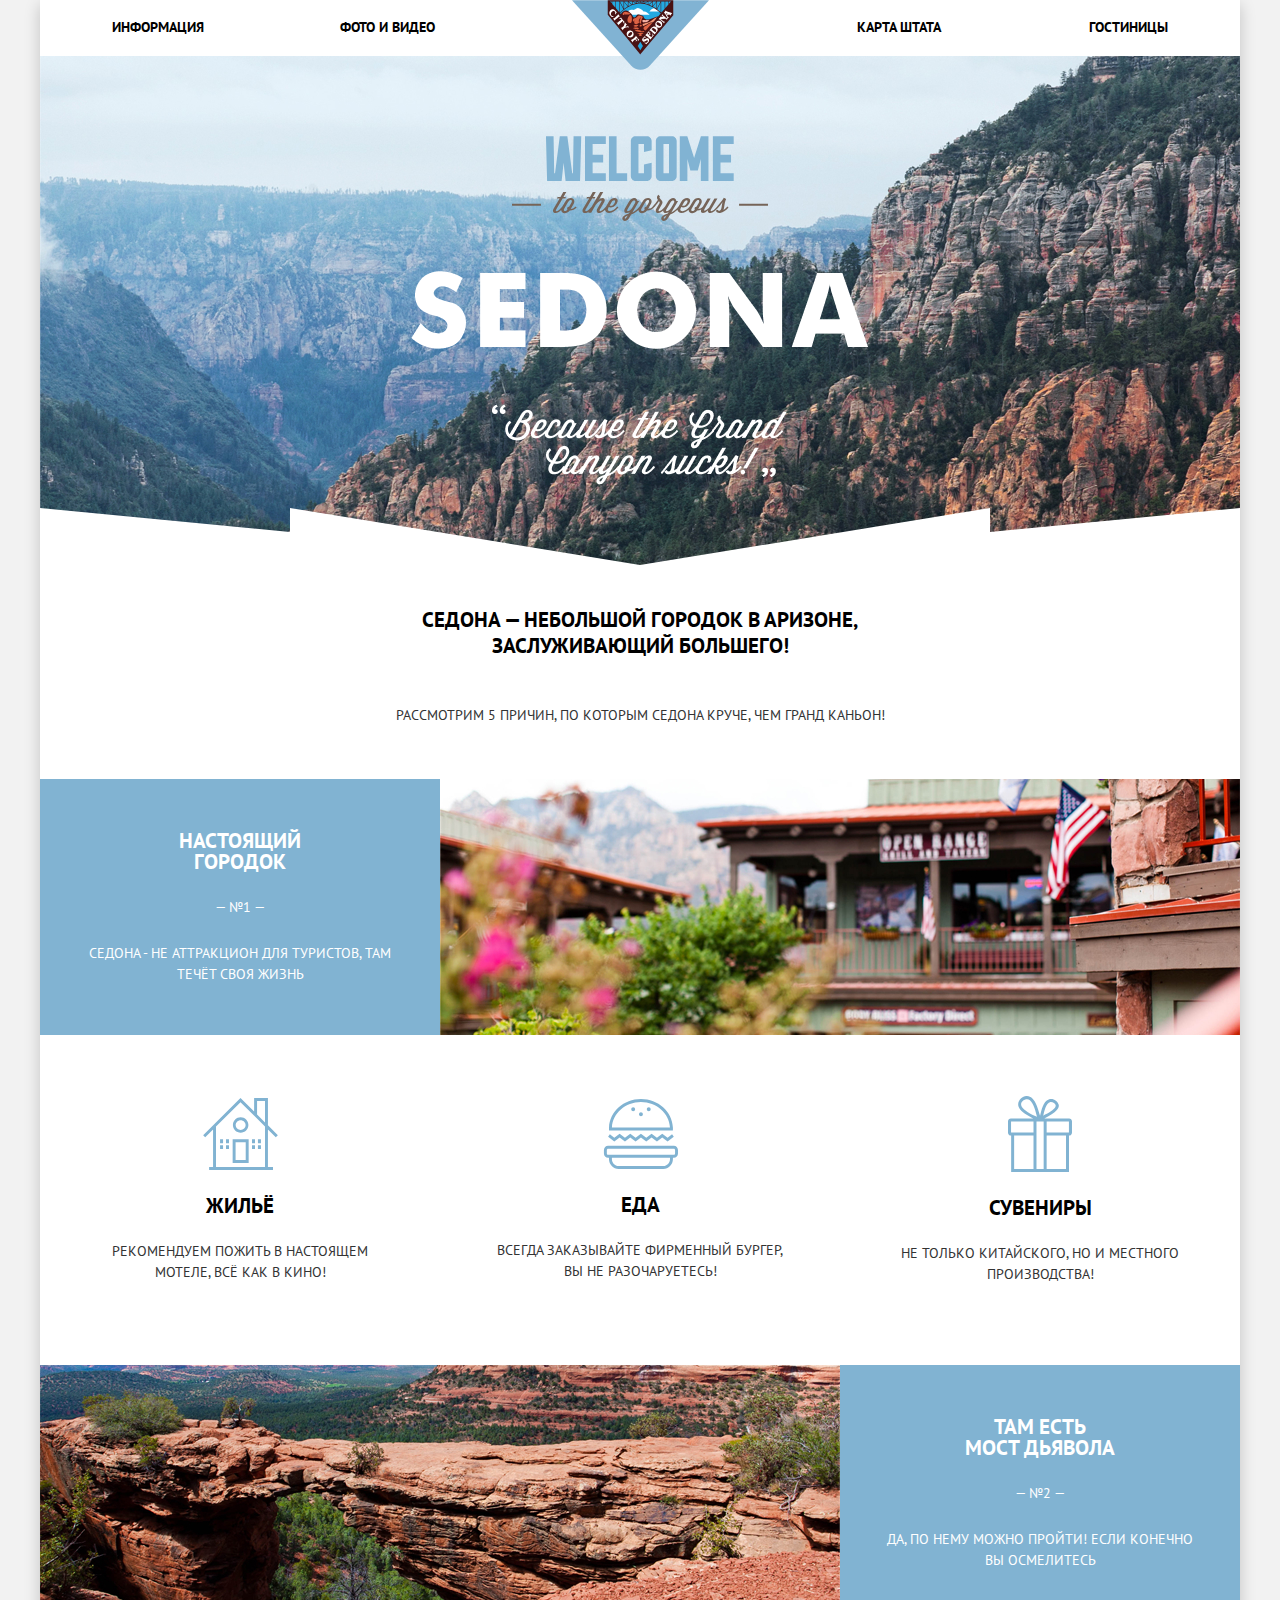
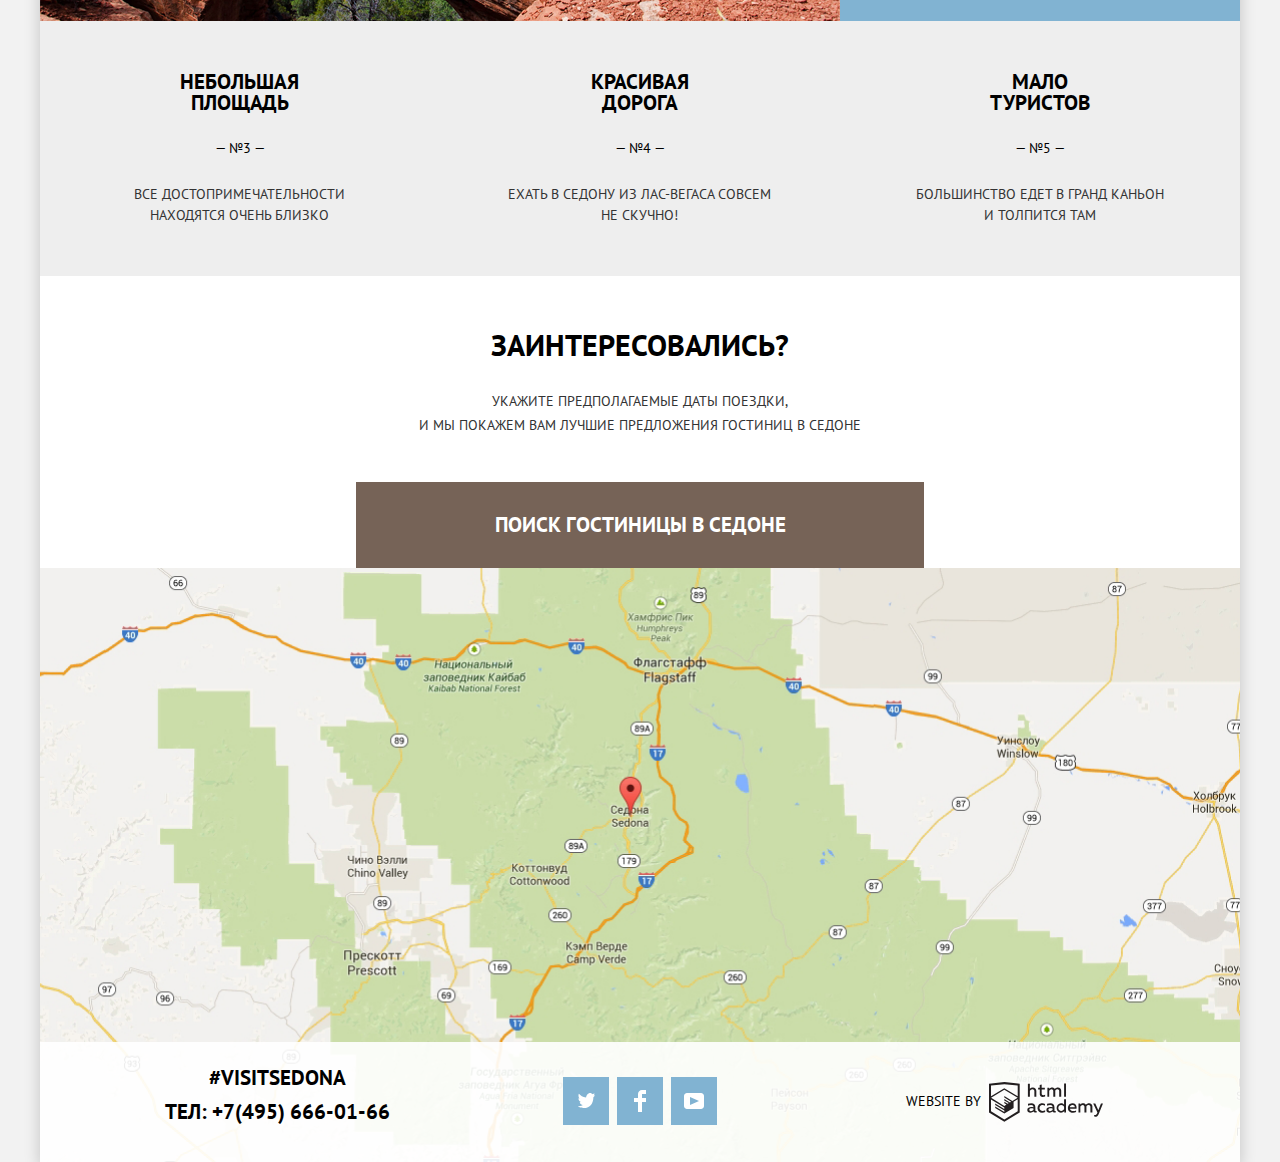
<file: index.html>
<!DOCTYPE html>
<html class="page" lang="ru">
<head>
  <meta charset="utf-8">
  <title>HTML Academy: Седона</title>
  <link rel="stylesheet" href="css/normalize.css">
  <link rel="stylesheet" href="css/style.css">
</head>
<body>
  <div class="container">
    <header class="header-site">
      <a class="logo-header">
        <img src="img/logo.svg" width="137" height="70" alt="Город «Седона»">
      </a>
      <nav class="container-body">
        <ul class="menu-main">
          <li class="menu-main__item"><a class="menu-main__link" href="blank.html">Информация</a></li>
          <li class="menu-main__item"><a class="menu-main__link" href="blank.html">Фото и видео</a></li>
          <li class="menu-main__item"><a class="menu-main__link" href="blank.html">Карта штата</a></li>
          <li class="menu-main__item"><a class="menu-main__link" href="hotels.html">Гостиницы</a></li>
        </ul>
      </nav>
    </header>
    <main class="main-container container-index">
      <div class="background-image-home">
        <svg class="background-image-home_welcome" width="256" height="85" viewBox="0 0 256 85" fill="none" xmlns="http://www.w3.org/2000/svg">
          <path fill-rule="evenodd" clip-rule="evenodd" d="M80.774 56.09L77.929 60.967H75.2L74.33 62.401H77.087L71.018 72.784C69.741 74.992 70.642 77.03 73.08 77.03C74.303 77.03 75.618 76.393 76.933 75.409L76.155 76.743H79.201L83.789 68.856C88.433 63.089 90.495 63.836 89.188 66.046L85.268 72.786C83.99 74.996 84.891 77.034 87.329 77.034C89.125 77.034 91.117 75.664 93.022 73.829C93.168 75.686 94.689 77.034 97.112 77.034C100.535 77.034 103.932 74.394 106.428 71.526C106.231 71.123 105.709 70.665 105.302 70.493L105.099 70.719C102.921 73.216 100.135 75.194 98.017 75.194C96.157 75.194 95.053 74.048 96.447 71.639L96.737 71.119C98.683 71.924 102.341 71.55 104.605 67.679L105.042 66.932C106.667 64.179 105.1 62.114 102.632 62.114C100.193 62.114 98.249 63.377 96.972 65.555L94.042 70.52L93.866 70.72C91.689 73.214 89.571 75.192 88.235 75.192C87.569 75.192 87.189 74.732 87.885 73.557L92.24 66.014C93.546 63.749 92.3 62.114 90.616 62.114C89.309 62.114 87.914 62.831 86.406 64.379L91.224 56.09H88.205L79.782 70.528L79.612 70.718C77.436 73.214 75.315 75.192 73.979 75.192C73.312 75.192 72.935 74.732 73.633 73.557L80.105 62.399H82.572L83.444 60.966H80.948L83.793 56.091L80.774 56.09ZM48.465 60.969L51.31 56.094H54.329L51.483 60.967H53.982L53.11 62.403H50.645L44.169 73.561C43.472 74.736 43.85 75.196 44.517 75.196C45.852 75.196 47.974 73.217 50.15 70.721L50.306 70.545L51.543 68.455L53.023 65.902C54.765 62.918 56.563 62.002 58.885 62.002C61.731 62.002 63.414 64.955 61.586 68.082L58.741 72.928C60.252 72.899 61.935 72.184 63.299 70.721L63.504 70.493C63.91 70.665 64.432 71.122 64.632 71.526C63.092 73.332 60.248 74.422 58.448 74.422H57.782C54.513 78.506 49.166 77.763 49.172 73.961C47.306 75.73 45.369 77.034 43.615 77.034C41.177 77.034 40.276 74.996 41.554 72.787L47.622 62.404H44.865L45.735 60.969H48.465ZM59.263 66.967C60.291 65.225 59.825 64.02 58.841 63.93C58.076 63.86 56.998 64.466 56.071 66.022L54.62 68.459L52.326 72.387C50.526 75.484 53.983 75.943 55.405 73.533L55.435 73.477C55.26 73.189 55.144 72.844 55.144 72.473C55.144 71.498 55.927 70.694 56.914 70.694H57.059L59.263 66.967ZM102.575 66.936C103.587 65.192 103.055 64.275 102.086 64.332V64.333C101.334 64.377 100.317 65.011 99.554 66.303L97.608 69.66C98.741 70.062 100.688 70.12 102.138 67.682L102.575 66.936ZM146.404 58.869C144.69 60.389 144.546 62.083 145.621 63.459L145.883 63.803L145.821 63.8899C144.492 65.7458 142.718 68.2255 140.773 70.487L140.775 70.49L140.572 70.719C139.207 72.18 137.526 72.899 136.014 72.928L138.857 68.08C140.687 64.954 139.004 62 136.157 62C133.837 62 132.037 62.918 130.297 65.9L128.813 68.453L127.575 70.545L127.421 70.721C124.924 73.561 122.778 75.392 120.396 76.397L127.159 64.983H125.389C125.389 63.749 124.113 62.113 122.225 62.113C120.601 62.113 118.335 63.378 117.057 65.557L112.819 72.784C111.541 74.992 112.441 77.03 114.879 77.03C115.722 77.03 116.739 76.656 117.756 76.026L116.913 77.43C112.849 78.663 110.293 80.298 110.293 82.536C110.293 85.405 114.735 86.007 116.913 82.336L119.205 78.406C121.621 77.663 123.988 76.259 126.445 73.942C126.424 77.759 131.782 78.509 135.055 74.418H135.723C137.523 74.418 140.368 73.329 141.907 71.522C143.356 69.858 144.487 68.367 146.897 65.127L147.302 65.616C147.679 66.103 147.827 66.706 147.477 67.307L144.284 72.786C143.004 74.996 143.905 77.032 146.345 77.032C147.875 77.032 149.549 76.037 151.187 74.61C151.137 75.996 152.074 77.032 153.806 77.032C154.646 77.032 155.663 76.659 156.68 76.028L155.838 77.43C151.773 78.663 149.222 80.298 149.222 82.536C149.222 85.405 153.662 86.006 155.838 82.336L158.13 78.406C160.59 77.648 163 76.2 165.507 73.807C165.643 75.675 167.165 77.032 169.597 77.032C172.055 77.032 174.496 75.669 176.601 73.842C176.484 77.747 181.911 78.545 185.213 74.42H185.881C186.826 74.42 188.056 74.112 189.238 73.567C188.425 75.64 189.172 77.032 190.899 77.032C192.555 77.032 194.412 75.54 195.863 74.164C195.573 75.769 196.53 77.032 198.447 77.032C200.943 77.032 203.817 74.395 206.315 71.526L206.313 71.524C207.668 69.9796 208.896 68.3481 209.883 67.0383L209.883 67.0381C210.143 66.6925 210.387 66.3693 210.611 66.076C210.211 67.1162 210.017 68.435 209.827 69.7278C209.452 72.2827 209.091 74.736 207.185 74.736C206.169 74.736 205.765 73.646 205.765 73.646L203.875 74.621C203.875 74.621 204.426 77.033 207.185 77.033C207.453 77.033 207.697 77.0074 207.959 76.9799L208.025 76.973C208.04 76.973 208.055 76.9662 208.071 76.9595C208.086 76.9527 208.101 76.946 208.116 76.946C211.192 76.546 214.24 74.136 216.504 71.526C216.331 71.067 215.808 70.608 215.374 70.492L215.171 70.721C214.106 71.9533 212.886 73.0423 211.541 73.961C211.916 72.8472 212.113 71.4997 212.326 70.043C212.657 67.7852 213.025 65.2653 214.155 62.947L211.891 61.742C211.66 62.0549 211.379 62.4432 211.056 62.8882C209.633 64.8511 207.41 67.9181 205.185 70.49V70.492L204.982 70.721C202.806 73.217 200.687 75.193 199.351 75.193C198.684 75.193 198.306 74.734 199.004 73.559L205.448 62.401H202.428L197.058 71.666C194.765 73.73 192.996 74.878 192.414 74.619C191.714 74.3277 192.313 73.3433 192.705 72.6988C192.736 72.6486 192.765 72.6005 192.792 72.555L198.685 62.403H195.665L190.931 70.495L190.732 70.721C189.368 72.184 187.685 72.901 186.174 72.931L189.019 68.082C190.847 64.955 189.169 62.002 186.32 62.002C183.997 62.002 182.197 62.92 180.456 65.905L178.974 68.455L177.737 70.545L177.582 70.723C175.406 73.219 172.618 75.196 170.499 75.196C168.641 75.196 167.539 74.05 168.932 71.641L169.222 71.123C171.166 71.927 174.826 71.553 177.089 67.68L177.527 66.934C179.15 64.18 177.585 62.115 175.117 62.115C172.677 62.115 170.73 63.38 169.454 65.559L166.528 70.524L166.353 70.721C163.854 73.561 161.708 75.394 159.325 76.399L166.089 64.983H164.317C164.317 63.749 163.04 62.115 161.153 62.115C159.528 62.115 157.264 63.378 155.986 65.557L153.09 70.494L153.082 70.49L152.879 70.72C150.703 73.215 148.581 75.194 147.245 75.194C146.578 75.194 146.203 74.734 146.899 73.559L149.917 68.339C150.962 66.532 150.468 65.469 149.48 64.293L147.797 62.283C147.362 61.738 147.362 61.137 147.972 60.563L146.404 58.869ZM136.534 66.967C137.561 65.225 137.094 64.019 136.11 63.929V63.93C135.346 63.86 134.27 64.466 133.342 66.022L131.889 68.459L129.597 72.387C127.797 75.484 131.253 75.943 132.675 73.533L132.703 73.477C132.529 73.189 132.413 72.844 132.413 72.473C132.413 71.498 133.197 70.694 134.183 70.694H134.33L136.534 66.967ZM186.268 63.929C187.252 64.019 187.721 65.225 186.694 66.967L184.488 70.694H184.341C183.355 70.694 182.573 71.498 182.573 72.473C182.573 72.844 182.689 73.189 182.862 73.477L182.832 73.533C181.411 75.943 177.957 75.484 179.757 72.387L182.049 68.459L183.5 66.022C184.427 64.466 185.503 63.86 186.268 63.93V63.929ZM175.053 66.936C176.065 65.193 175.536 64.277 174.568 64.334V64.335C173.816 64.379 172.798 65.013 172.036 66.305L170.088 69.66C171.221 70.062 173.167 70.12 174.618 67.682L175.053 66.936ZM122.165 64.535C123.188 64.529 123.843 65.419 123.01 66.935L120.718 70.895C118.888 73.792 117.058 75.195 115.78 75.195C115.113 75.195 114.735 74.736 115.431 73.561L119.643 66.305C120.353 65.088 121.37 64.54 122.165 64.535ZM161.933 66.935C162.766 65.419 162.111 64.529 161.088 64.535C160.293 64.54 159.276 65.088 158.566 66.305L154.356 73.561C153.662 74.736 154.038 75.195 154.705 75.195C155.981 75.195 157.813 73.792 159.641 70.895L161.933 66.935ZM115.75 79.443L115.749 79.4443C113.459 80.3322 112.732 81.2201 112.732 81.994C112.732 82.797 113.748 82.968 114.386 81.85L115.749 79.4443L115.75 79.444V79.443ZM154.674 79.4443L154.675 79.443V79.444L154.674 79.4443ZM154.674 79.4443L153.313 81.85C152.673 82.968 151.657 82.797 151.657 81.994C151.657 81.2201 152.383 80.3322 154.674 79.4443ZM0.0250244 67.831H28.947V69.781H0.0250244V67.831ZM255.977 67.831H227.055V69.781H255.977V67.831Z" fill="#766458"/>
          <path fill-rule="evenodd" clip-rule="evenodd" d="M93.824 37.364V45.1H73.008V0.352997H93.824V8.023H80.624V18.827H91.159V26.497H80.624V37.363L93.824 37.364ZM115.17 45.1V37.364L104.573 37.363V0.352997H96.957V45.1H115.17ZM221.7 45.1V37.364H208.499V26.497H219.034V18.827H208.499V8.024H221.7V0.352997H200.884V45.1H221.7ZM196.459 0.353997H188.908L182.115 21.959L175.324 0.353997H167.772V45.101H175.389V23.111L178.371 34.489H185.796L188.843 23.111V45.101H196.459V0.353997ZM156.999 8.024H151.476V37.364H157L156.999 8.024ZM164.679 5.085C164.679 2.463 162.521 0.353997 159.981 0.353997L148.557 0.354997C145.957 0.354997 143.861 2.464 143.861 5.085V40.37C143.861 42.927 145.957 45.1 148.557 45.1H159.981C162.521 45.1 164.679 42.927 164.679 40.37V5.085ZM131.971 28.606L139.649 26.816V40.368C139.649 42.925 137.492 45.098 134.953 45.098H123.528C120.928 45.098 118.833 42.925 118.833 40.368V5.084C118.833 2.462 120.928 0.353997 123.528 0.353997H134.951C137.491 0.353997 139.648 2.462 139.648 5.084V14.161L131.97 15.951V8.023H126.448V37.363H131.97L131.971 28.606ZM69.241 0.353997H61.564L60.994 37.364H60.232L55.344 0.353997H47.792L43.032 37.364H42.208L41.573 0.353997H33.957L35.099 45.1H49.632L51.599 26.626L53.567 45.1H68.037L69.241 0.353997Z" fill="#81B3D3"/>
        </svg>
        <img class="background-image-home_sedona" src="img/header-sedona.png" width="458" height="214" alt="Sedona - because the grand canyon sucks!">
      </div>
      <section class="section-information">
        <h1 class="page-title">Седона — небольшой городок в Аризоне,<br>
        заслуживающий большего!</h1>
        <div class="page-description section-information__desc">Рассмотрим 5 причин, по которым Седона круче, чем гранд каньон!</div>
      </section>
      <section class="section-advantages">
        <h2 class="visually-hidden">Преимущества города Седона</h2>
        <!--преймущества-->
        <ol class="advantages-list">
          <li class="advantages-list__item">
            <div class="advantage-wrap background-blue">
              <h2 class="advantage-title">Настоящий <br>городок</h2>
              <div class="advantage-number"></div>
              <p class="advantage-description">Седона - не аттракцион для туристов, там<br> течёт своя жизнь</p>
            </div>
            <div class="advantage-image">
              <img class="advantage-image__item" src="img/image-town.jpg" width="800" height="256" alt="Жизнь города Седона">
            </div>
            <ul class="advantages-sub">
              <li class="advantages-sub__item advantages-icon-house">
                <h2 class="advantage-title">Жильё</h2>
                <p class="advantage-description">Рекомендуем пожить в настоящем <br>мотеле, всё как в кино!</p>
              </li>
              <li class="advantages-sub__item advantages-icon-food">
                <h2 class="advantage-title">Еда</h2>
                <p class="advantage-description">Всегда заказывайте фирменный бургер,<br>
                вы не разочаруетесь!</p>
              </li>
              <li class="advantages-sub__item advantages-icon-souvenir">
                <h2 class="advantage-title">Сувениры</h2>
                <p class="advantage-description">Не только китайского, но и местного<br>
                производства!</p>
              </li>
            </ul>
          </li>
          <li class="advantages-list__item row-reverse">
            <div class="advantage-wrap background-blue">
              <h2 class="advantage-title">Там есть <br>мост дьявола</h2>
              <div class="advantage-number"></div>
              <p class="advantage-description">Да, по нему можно пройти! Если конечно<br>
              вы осмелитесь</p>
            </div>
            <div class="advantage-image">
              <img class="advantage-image__item" src="img/image-bridge.jpg" width="800" height="256" alt="Мост дьявола в городе Седона">
            </div>
          </li>
          <li class="advantages-list__column">
            <h2 class="advantage-title">Небольшая <br>площадь</h2>
            <div class="advantage-number"></div>
            <p class="advantage-description">все достопримечательности<br>
            находятся очень близко</p>
          </li>
          <li class="advantages-list__column">
            <h2 class="advantage-title">красивая <br>дорога</h2>
            <div class="advantage-number"></div>
            <p class="advantage-description">ехать в седону из лас-вегаса совсем<br>
            не скучно!</p>
          </li>
          <li class="advantages-list__column">
            <h2 class="advantage-title">мало <br>туристов</h2>
            <div class="advantage-number"></div>
            <p class="advantage-description"> большинство едет в гранд каньон<br>
            и толпится там</p>
          </li>
        </ol>
      </section>
      <section class="section-form">
        <h2 class="section-form__title">Заинтересовались?</h2>
        <div class="page-description section-form__description">Укажите предполагаемые даты поездки,<br>
        и мы покажем вам лучшие предложения гостиниц в седоне</div>
        <div class="form-relative">
          <a class="search-button" href="hotels-search.html">Поиск гостиницы в седоне</a>
          <div class="search-form form-relative__item">
            <form class="search-form__form" action="https://echo.htmlacademy.ru/" method="GET">
              <fieldset class="search-form__row">
                <div class="search-form__col">
                  <label class="search-form__label" for="date-in">Дата заезда:</label>
                </div>
                <div class="search-form__col">
                  <input class="search-form__input" id="date-in" type="text" name="date_in" value="24 апреля 2017" placeholder="24 апреля 2017">
                  <span class="calendar" tabindex="0">
                    <span class="visually-hidden">Выбрать дату заезда</span>
                    <svg width="21" height="23" viewBox="0 0 21 23" fill="none" xmlns="http://www.w3.org/2000/svg">
                      <path fill-rule="evenodd" clip-rule="evenodd" d="M16.406 3.02498H19.251C20.217 3.02498 21 3.84698 21 4.86198V21.164C21 22.179 20.217 23 19.251 23H1.75C0.784 23 0 22.179 0 21.164V4.86198C0 3.84698 0.784 3.02498 1.75 3.02498H4.593V1.64798C4.593 1.26698 4.887 0.958984 5.25 0.958984C5.612 0.958984 5.906 1.26698 5.906 1.64798V3.02498H9.844V1.64798C9.844 1.26698 10.138 0.958984 10.501 0.958984C10.862 0.958984 11.156 1.26698 11.156 1.64798V3.02498H15.094V1.64798C15.094 1.26698 15.387 0.958984 15.75 0.958984C16.112 0.958984 16.406 1.26698 16.406 1.64798V3.02498ZM19.5646 21.484C19.6466 21.3979 19.691 21.2828 19.688 21.164H19.689V4.86198C19.689 4.60898 19.493 4.40298 19.252 4.40298H16.407V5.78098C16.407 6.16198 16.113 6.46998 15.751 6.46998C15.388 6.46998 15.095 6.16198 15.095 5.78098V4.40298H11.157V5.78098C11.157 6.16198 10.863 6.46998 10.502 6.46998C10.139 6.46998 9.845 6.16198 9.845 5.78098V4.40298H5.907V5.78098C5.907 6.16198 5.613 6.46998 5.251 6.46998C4.888 6.46998 4.594 6.16198 4.594 5.78098V4.40298H1.75C1.50263 4.40953 1.30696 4.61458 1.312 4.86198V21.164C1.30696 21.4114 1.50263 21.6164 1.75 21.623H19.251C19.3698 21.6201 19.4826 21.5701 19.5646 21.484Z" fill="#A9A9A9"/>
                      <path fill-rule="evenodd" clip-rule="evenodd" d="M4.59399 9.2251H7.21899V11.2911H4.59399V9.2251ZM4.59399 12.6681H7.21899V14.7351H4.59399V12.6681ZM7.21899 16.1121H4.59399V18.1781H7.21899V16.1121ZM9.18799 16.1121H11.813V18.1781H9.18799V16.1121ZM11.813 12.6681H9.18799V14.7351H11.813V12.6681ZM9.18799 9.2251H11.813V11.2911H9.18799V9.2251ZM16.406 16.1121H13.781V18.1781H16.406V16.1121ZM13.781 12.6681H16.406V14.7351H13.781V12.6681ZM16.406 9.2251H13.781V11.2911H16.406V9.2251Z" fill="#A9A9A9"/>
                    </svg>
                  </span>
                </div>
              </fieldset>
              <fieldset class="search-form__row">
                <div class="search-form__col">
                  <label class="search-form__label" for="date-out">Дата выезда:</label>
                </div>
                <div class="search-form__col">
                  <input class="search-form__input" id="date-out" type="text" name="date_out" value="4 июля 2017" placeholder="4 июля 2017">
                  <span class="calendar" tabindex="0">
                    <span class="visually-hidden">Выбрать дату выезда</span>
                    <svg width="21" height="23" viewBox="0 0 21 23" fill="none" xmlns="http://www.w3.org/2000/svg">
                      <path fill-rule="evenodd" clip-rule="evenodd" d="M16.406 3.02498H19.251C20.217 3.02498 21 3.84698 21 4.86198V21.164C21 22.179 20.217 23 19.251 23H1.75C0.784 23 0 22.179 0 21.164V4.86198C0 3.84698 0.784 3.02498 1.75 3.02498H4.593V1.64798C4.593 1.26698 4.887 0.958984 5.25 0.958984C5.612 0.958984 5.906 1.26698 5.906 1.64798V3.02498H9.844V1.64798C9.844 1.26698 10.138 0.958984 10.501 0.958984C10.862 0.958984 11.156 1.26698 11.156 1.64798V3.02498H15.094V1.64798C15.094 1.26698 15.387 0.958984 15.75 0.958984C16.112 0.958984 16.406 1.26698 16.406 1.64798V3.02498ZM19.5646 21.484C19.6466 21.3979 19.691 21.2828 19.688 21.164H19.689V4.86198C19.689 4.60898 19.493 4.40298 19.252 4.40298H16.407V5.78098C16.407 6.16198 16.113 6.46998 15.751 6.46998C15.388 6.46998 15.095 6.16198 15.095 5.78098V4.40298H11.157V5.78098C11.157 6.16198 10.863 6.46998 10.502 6.46998C10.139 6.46998 9.845 6.16198 9.845 5.78098V4.40298H5.907V5.78098C5.907 6.16198 5.613 6.46998 5.251 6.46998C4.888 6.46998 4.594 6.16198 4.594 5.78098V4.40298H1.75C1.50263 4.40953 1.30696 4.61458 1.312 4.86198V21.164C1.30696 21.4114 1.50263 21.6164 1.75 21.623H19.251C19.3698 21.6201 19.4826 21.5701 19.5646 21.484Z" fill="#A9A9A9"/>
                      <path fill-rule="evenodd" clip-rule="evenodd" d="M4.59399 9.2251H7.21899V11.2911H4.59399V9.2251ZM4.59399 12.6681H7.21899V14.7351H4.59399V12.6681ZM7.21899 16.1121H4.59399V18.1781H7.21899V16.1121ZM9.18799 16.1121H11.813V18.1781H9.18799V16.1121ZM11.813 12.6681H9.18799V14.7351H11.813V12.6681ZM9.18799 9.2251H11.813V11.2911H9.18799V9.2251ZM16.406 16.1121H13.781V18.1781H16.406V16.1121ZM13.781 12.6681H16.406V14.7351H13.781V12.6681ZM16.406 9.2251H13.781V11.2911H16.406V9.2251Z" fill="#A9A9A9"/>
                    </svg>
                  </span>
                </div>
              </fieldset>
              <div class="search-form__row">
                <fieldset class="search-form__col-counter">
                  <label class="search-form__label" for="parents-count">Взрослые:</label>
                  <div class="counters-input">
                    <button class="counters-input__toggle toggle-min" type="button" aria-label="Уменьшить на 1 взрослых">
                      <svg width="12" height="3" viewBox="0 0 12 3" fill="none" xmlns="http://www.w3.org/2000/svg">
                        <rect width="12" height="3" fill="#A9A9A9"/>
                      </svg>
                    </button>
                    <input class="counters-input__item" id="parents-count" type="text" name="parents_count" value="2" placeholder="1">
                    <button class="counters-input__toggle toggle-plus" type="button" aria-label="Увеличить на 1 взрослых">
                      <svg width="11" height="11" viewBox="0 0 11 11" fill="none" xmlns="http://www.w3.org/2000/svg">
                        <path fill-rule="evenodd" clip-rule="evenodd" d="M4.23086 6.76932V11H6.76932V6.76932H11V4.23086H6.76932V0H4.23085V4.23086H0V6.76932H4.23086Z" fill="#A9A9A9"/>
                      </svg>
                    </button>
                  </div>
                </fieldset>
                <fieldset class="search-form__col-counter">
                  <label class="search-form__label" for="child-count">Дети:</label>
                  <div class="counters-input">
                    <button class="counters-input__toggle toggle-min" type="button" aria-label="Уменьшить на 1 детей">
                      <svg width="12" height="3" viewBox="0 0 12 3" fill="none" xmlns="http://www.w3.org/2000/svg">
                        <rect width="12" height="3" fill="#A9A9A9"/>
                      </svg>
                    </button>
                    <input class="counters-input__item" id="child-count" type="text" name="child_count" value="0" placeholder="0">
                    <button class="counters-input__toggle toggle-plus" type="button" aria-label="Увеличить на 1 детей">
                      <svg width="11" height="11" viewBox="0 0 11 11" fill="none" xmlns="http://www.w3.org/2000/svg">
                        <path fill-rule="evenodd" clip-rule="evenodd" d="M4.23086 6.76932V11H6.76932V6.76932H11V4.23086H6.76932V0H4.23085V4.23086H0V6.76932H4.23086Z" fill="#A9A9A9"/>
                      </svg>
                    </button>
                  </div>
                </fieldset>
              </div>
              <button class="search-form__button button-blue" type="submit">Найти</button>
            </form>
          </div>
        </div>
      </section>
      <!--здесь будет карта-->
      <div class="contacts-map">
        <h2 class="visually-hidden">Карта города Седона</h2>
        <img src="img/map.jpg" width="1200" height="595" alt="Отметка на карте города Седона">
      </div>
    </main>
    <footer class="footer-site">
      <div class="footer-contact">
        <div class="footer-contact__tag">#visitSEDONA</div>
        <div class="footer-contact__item">
          Тел:
          <a href="tel:+74956660166" class="footer-contact__tel">+7(495) 666-01-66</a>
        </div>
      </div>
      <ul class="site-socials">
        <li class="site-socials__item">
          <a class="site-socials__link icon-twitter" href="https://twitter.com/?lang=ru" target="_blank">
            <span class="visually-hidden">Twitter</span>
          </a>
        </li>
        <li class="site-socials__item">
          <a class="site-socials__link icon-facebook" href="https://www.facebook.com/" target="_blank">
            <span class="visually-hidden">FaceBook</span>
          </a>
        </li>
        <li class="site-socials__item">
          <a class="site-socials__link icon-youtube" href="https://www.youtube.com/?hl=ru" target="_blank">
            <span class="visually-hidden">YouTube</span>
          </a>
        </li>
      </ul>
      <div class="site-create">
        <span class="site-create__name">Website by</span>
        <a class="site-create__link" href="https://htmlacademy.ru/intensive/htmlcss">
          <span class="visually-hidden">HTML и CSS. Профессиональная вёрстка сайтов</span>
          <svg width="115" height="41" viewBox="0 0 115 41" fill="none" xmlns="http://www.w3.org/2000/svg">
            <path fill-rule="evenodd" clip-rule="evenodd" d="M15.5197 1.05737H15.3509L0 2.71895V31.4945L15.3509 40.8382L30.7018 31.4945V2.71895L15.5197 1.05737ZM77.0183 2.62185H75.0876V15.7311H77.0183V2.62185ZM40.8619 2.63264V7.76843C41.6131 6.9864 42.6386 6.5436 43.7105 6.53843C44.6823 6.47908 45.6329 6.84495 46.3253 7.54479C47.0177 8.24462 47.3866 9.21244 47.3399 10.2068V15.7634H45.367V10.4658C45.4231 9.94897 45.2754 9.43059 44.9566 9.02553C44.6377 8.62047 44.174 8.36218 43.6683 8.3079H43.3518C42.3456 8.36979 41.4321 8.9295 40.9041 9.80764V15.7634H38.8995V2.63264H40.8619ZM77.0183 31.4837H75.2775V30.0595C74.4828 31.1353 73.23 31.7538 71.9119 31.7211C69.4751 31.5528 67.5825 29.4822 67.5825 26.9845C67.5825 24.4867 69.4751 22.4162 71.9119 22.2479C73.1195 22.2052 74.2818 22.7203 75.0771 23.6505V18.3205H77.0183V31.4837ZM47.0656 30.0595C47.263 30.0515 47.4583 30.0152 47.6459 29.9516V31.3866C47.2482 31.5404 46.826 31.6172 46.4009 31.6132C45.6482 31.6769 44.9394 31.2429 44.639 30.5342C43.7036 31.31 42.5302 31.7227 41.3261 31.6995C39.733 31.6995 38.256 30.804 38.256 28.9482C38.256 26.65 40.3661 25.9379 42.1702 25.9379C42.9402 25.9505 43.707 26.0408 44.4596 26.2076V25.884C44.4596 24.805 43.6578 23.9742 42.1491 23.9742C41.0585 23.9764 39.9804 24.2116 38.9839 24.6647V22.8305C40.0678 22.451 41.204 22.2506 42.3495 22.2371C44.8394 22.2371 46.3693 23.4455 46.3693 26.1753V29.4121C46.3546 29.5668 46.401 29.721 46.4981 29.8406C46.5951 29.9601 46.7349 30.035 46.8862 30.0487H47.0656V30.0595ZM40.2711 28.8403C40.298 29.229 40.4761 29.5905 40.7655 29.844C41.055 30.0974 41.4317 30.2217 41.8115 30.189H41.9275C42.8819 30.1906 43.7973 29.8022 44.4702 29.11V27.5779C43.842 27.4414 43.2026 27.3655 42.5605 27.3513C41.5055 27.3513 40.2817 27.7074 40.2817 28.8403H40.2711ZM56.0229 22.9384C55.1962 22.4632 54.2596 22.2246 53.3115 22.2479H52.9422C51.7332 22.2873 50.5891 22.8166 49.7619 23.7192C48.9347 24.6218 48.4923 25.8236 48.5321 27.06V27.5024C48.6957 30.0004 50.805 31.8921 53.2482 31.7318C54.2519 31.7555 55.2477 31.5452 56.1601 31.1168V29.2718C55.3769 29.7215 54.4945 29.9591 53.5963 29.9624C52.5199 30.0288 51.4963 29.4793 50.9385 28.5356C50.3806 27.5918 50.3806 26.4095 50.9385 25.4658C51.4963 24.522 52.5199 23.9725 53.5963 24.039C54.461 24.0357 55.3066 24.2989 56.0229 24.7942V22.9384ZM66.1514 30.0595C66.3488 30.0515 66.5441 30.0152 66.7317 29.9516V31.3866C66.334 31.5404 65.9118 31.6172 65.4867 31.6132C64.734 31.6769 64.0252 31.2429 63.7248 30.5342C62.7894 31.31 61.616 31.7227 60.4119 31.6995C58.8188 31.6995 57.3417 30.804 57.3417 28.9482C57.3417 26.65 59.4518 25.9379 61.256 25.9379C62.0259 25.9505 62.7928 26.0408 63.5454 26.2076V25.884C63.5454 24.805 62.7436 23.9742 61.2349 23.9742C60.1443 23.9764 59.0662 24.2116 58.0697 24.6647V22.8305C59.1536 22.451 60.2897 22.2506 61.4353 22.2371C63.9252 22.2371 65.455 23.4455 65.455 26.1753V29.4121C65.4404 29.5668 65.4868 29.721 65.5838 29.8406C65.6809 29.9601 65.8207 30.035 65.972 30.0487H66.1514V30.0595ZM59.855 29.8481C59.5632 29.5943 59.3837 29.2311 59.3569 28.8403H59.378C59.378 27.7074 60.5385 27.3513 61.6569 27.3513C62.299 27.3655 62.9383 27.4414 63.5665 27.5779V29.11C62.8937 29.8022 61.9782 30.1906 61.0239 30.189H60.9078C60.5263 30.2247 60.1469 30.1019 59.855 29.8481ZM69.3271 26.9305C69.3271 25.2859 70.6308 23.9526 72.239 23.9526L72.2601 24.0066C73.4742 24.0066 74.5742 24.7382 75.0665 25.8732V28.0311C74.5856 29.1871 73.4673 29.9296 72.239 29.9084C70.6308 29.9084 69.3271 28.5752 69.3271 26.9305ZM83.3486 22.2479C86.8408 22.2479 88.0541 25.1395 87.4844 27.7397H80.922C81.1436 29.3582 82.6839 30.0163 84.2876 30.0163C85.2509 30.0196 86.2027 29.8021 87.0729 29.3797V31.1061C86.0736 31.5421 84.9939 31.7519 83.9078 31.7211C81.2385 31.7211 78.8963 30.189 78.8963 26.9521C78.8362 25.7502 79.2482 24.5736 80.0408 23.6841C80.8334 22.7945 81.9408 22.2658 83.1165 22.2155H83.3486V22.2479ZM80.8693 26.1753C80.9704 24.8237 82.1216 23.8104 83.4436 23.9095H83.4858C84.1064 23.8531 84.7196 24.08 85.1612 24.5295C85.6028 24.979 85.8275 25.6051 85.7752 26.24H80.8693V26.1753ZM89.489 31.4621V22.4961H91.2298V23.575C91.9777 22.7197 93.041 22.2229 94.1628 22.2047C95.2951 22.1328 96.3712 22.7163 96.9482 23.7153C97.7407 22.8335 98.8477 22.3161 100.018 22.2803C100.952 22.2327 101.859 22.6011 102.507 23.2901C103.154 23.9792 103.478 24.9213 103.394 25.8732V31.4837H101.39V25.9271C101.437 25.4734 101.306 25.0191 101.024 24.6647C100.743 24.3104 100.336 24.0852 99.8917 24.039H99.6174C98.7512 24.0941 97.9525 24.536 97.4335 25.2474V31.4837H95.4289V25.9271C95.4728 25.47 95.3357 25.0139 95.0481 24.6611C94.7606 24.3082 94.3467 24.088 93.8991 24.0497H93.6881C92.7466 24.1344 91.8915 24.6449 91.3564 25.4416V31.5161H89.5312L89.489 31.4621ZM113.977 22.4745H111.972L109.324 29.2718L106.306 22.4853H104.196L108.417 31.5484L108.237 32.0016C107.72 33.3611 107.003 34.0516 106.053 34.0516C105.75 34.0548 105.447 34.0112 105.156 33.9221V35.6161C105.536 35.7125 105.926 35.7632 106.317 35.7671C107.646 35.7671 108.902 35.0226 109.851 32.6813L113.977 22.4745ZM52.689 6.78658V3.54974L50.7266 4.01369V6.73264H49.144V8.49132H50.7899V12.9905C50.7231 13.817 51.0244 14.6301 51.61 15.2038C52.1955 15.7775 53.0028 16.0505 53.8073 15.9468C54.5996 15.9535 55.3875 15.8259 56.139 15.5692V13.8429C55.5727 14.0781 54.9672 14.199 54.356 14.199C53.2165 14.199 52.689 13.8105 52.689 12.6237V8.5129H55.8541V6.78658H52.689ZM58.3862 15.7526V6.75421H60.1376V7.83316C60.8811 6.97655 61.9403 6.476 63.0601 6.45211C64.1624 6.38099 65.2146 6.93142 65.8032 7.88711C66.5958 7.00534 67.7028 6.48794 68.8734 6.45211C69.8138 6.41462 70.7233 6.79859 71.364 7.50353C72.0046 8.20846 72.3126 9.16418 72.2073 10.1205V15.7418H70.2028V10.1853C70.2499 9.73151 70.1184 9.27721 69.8373 8.92287C69.5561 8.56853 69.1485 8.34334 68.7046 8.29711H68.4619C67.5957 8.35228 66.797 8.7942 66.278 9.50553V15.7418H64.2734V10.1853C64.3206 9.73151 64.1891 9.27721 63.9079 8.92287C63.6268 8.56853 63.2191 8.34334 62.7752 8.29711H62.5326C61.5911 8.38181 60.736 8.89229 60.2009 9.68895V15.7634H58.3862V15.7526ZM28.6972 30.3033L28.7078 30.2968L28.6972 30.3184V30.3033ZM28.6972 18.3205V30.3033L15.3509 38.4321L2.00459 30.3184V18.5147L15.2876 26.6068V28.0311L6.18257 22.5284V23.9418L15.3404 29.5632V31.0629L6.19312 25.4955V26.9521L15.3509 32.5734L24.5826 26.9197V20.8129L28.6972 18.3205ZM28.7078 16.7776L25.0362 18.9355L23.3482 20.0145L15.3087 15.0837V16.4971L22.156 20.7266L22.0083 20.8237L20.9532 21.4063L15.2876 17.9537V19.3995L19.761 22.1184L18.706 22.8413L15.3298 20.7913V22.2047L17.5454 23.5426L15.2982 24.9021L2.11009 16.864L15.3087 8.72869L28.7078 16.7776ZM15.2876 7.27211L28.7078 15.3534V4.56395L15.3615 3.12895L2.01514 4.56395V15.3534L15.2876 7.27211Z" fill="#231F20"/>
          </svg>
        </a>
      </div>
    </footer>
  </div>
  <script src="js/scripts.js"></script>
</body>
</html>
</file>
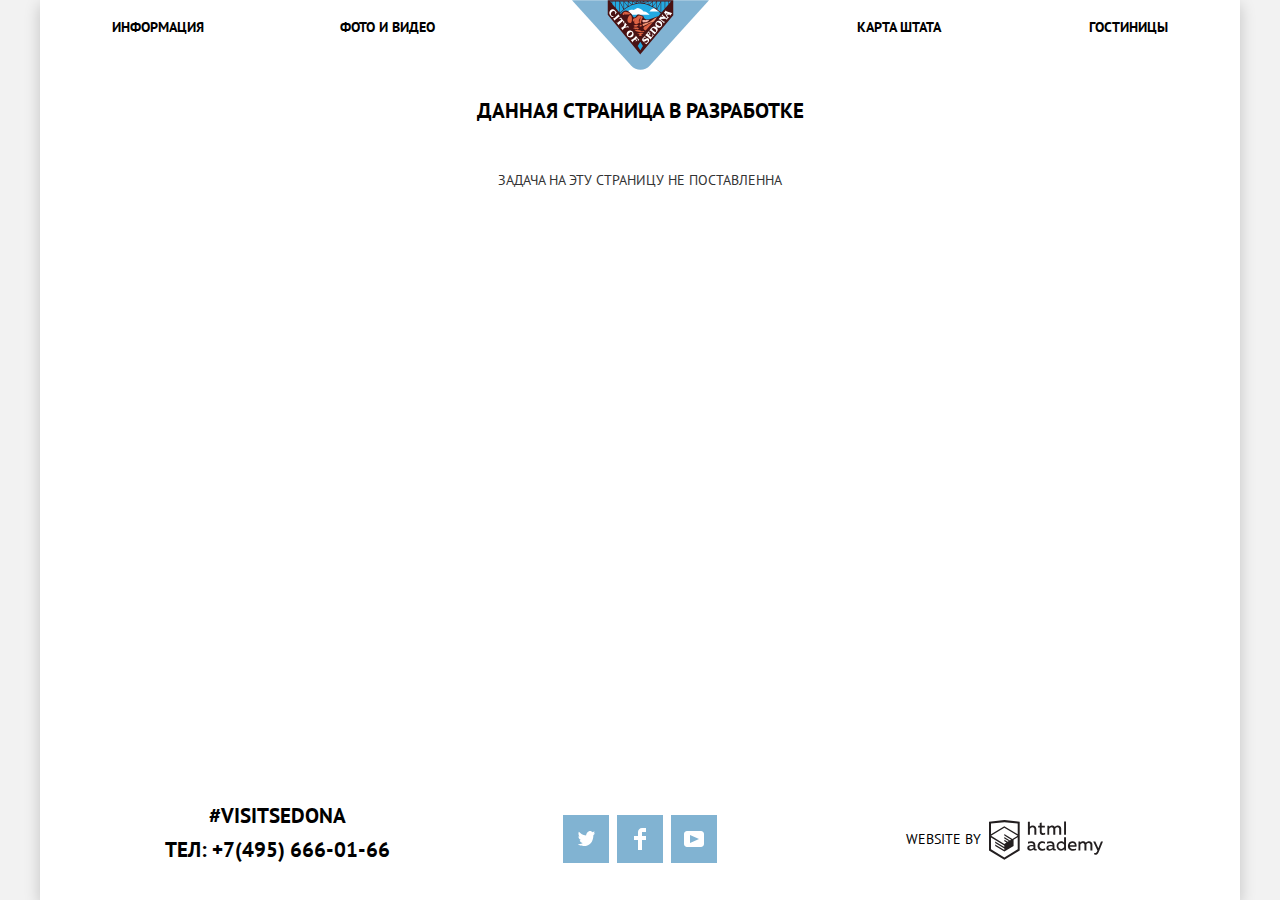
<file: blank.html>
<!DOCTYPE html>
<html class="page" lang="ru">
<head>
  <meta charset="utf-8">
  <title>HTML Academy: Седона</title>
  <link rel="stylesheet" href="css/normalize.css">
  <link rel="stylesheet" href="css/style.css">
</head>
<body>
  <div class="container">
    <header class="header-site">
      <a class="logo-header" href="index.html">
        <img src="img/logo.svg" width="137" height="70" alt="Город «Седона»">
      </a>
      <nav class="container-body">
        <ul class="menu-main">
          <li class="menu-main__item"><a class="menu-main__link" href="blank.html">Информация</a></li>
          <li class="menu-main__item"><a class="menu-main__link" href="blank.html">Фото и видео</a></li>
          <li class="menu-main__item"><a class="menu-main__link" href="blank.html">Карта штата</a></li>
          <li class="menu-main__item"><a class="menu-main__link" href="hotels.html">Гостиницы</a></li>
        </ul>
      </nav>
    </header>
    <main class="main-container">
      <section class="section-information">
        <h1 class="page-title">Данная страница в разработке</h1>
        <div class="page-description section-information__desc">Задача на эту страницу не поставленна</div>
      </section>
    </main>
    <footer class="footer-site">
      <div class="footer-contact">
        <div class="footer-contact__tag">#visitSEDONA</div>
        <div class="footer-contact__item">
          Тел:
          <a href="tel:+74956660166" class="footer-contact__tel">+7(495) 666-01-66</a>
        </div>
      </div>
      <ul class="site-socials">
        <li class="site-socials__item">
          <a class="site-socials__link icon-twitter" href="https://twitter.com/?lang=ru" target="_blank">
            <span class="visually-hidden">Twitter</span>
          </a>
        </li>
        <li class="site-socials__item">
          <a class="site-socials__link icon-facebook" href="https://www.facebook.com/" target="_blank">
            <span class="visually-hidden">FaceBook</span>
          </a>
        </li>
        <li class="site-socials__item">
          <a class="site-socials__link icon-youtube" href="https://www.youtube.com/?hl=ru" target="_blank">
            <span class="visually-hidden">YouTube</span>
          </a>
        </li>
      </ul>
      <div class="site-create">
        <span class="site-create__name">Website by</span>
        <a class="site-create__link" href="https://htmlacademy.ru/intensive/htmlcss">
          <span class="visually-hidden">HTML и CSS. Профессиональная вёрстка сайтов</span>
          <svg width="115" height="41" viewBox="0 0 115 41" fill="none" xmlns="http://www.w3.org/2000/svg">
            <path fill-rule="evenodd" clip-rule="evenodd" d="M15.5197 1.05737H15.3509L0 2.71895V31.4945L15.3509 40.8382L30.7018 31.4945V2.71895L15.5197 1.05737ZM77.0183 2.62185H75.0876V15.7311H77.0183V2.62185ZM40.8619 2.63264V7.76843C41.6131 6.9864 42.6386 6.5436 43.7105 6.53843C44.6823 6.47908 45.6329 6.84495 46.3253 7.54479C47.0177 8.24462 47.3866 9.21244 47.3399 10.2068V15.7634H45.367V10.4658C45.4231 9.94897 45.2754 9.43059 44.9566 9.02553C44.6377 8.62047 44.174 8.36218 43.6683 8.3079H43.3518C42.3456 8.36979 41.4321 8.9295 40.9041 9.80764V15.7634H38.8995V2.63264H40.8619ZM77.0183 31.4837H75.2775V30.0595C74.4828 31.1353 73.23 31.7538 71.9119 31.7211C69.4751 31.5528 67.5825 29.4822 67.5825 26.9845C67.5825 24.4867 69.4751 22.4162 71.9119 22.2479C73.1195 22.2052 74.2818 22.7203 75.0771 23.6505V18.3205H77.0183V31.4837ZM47.0656 30.0595C47.263 30.0515 47.4583 30.0152 47.6459 29.9516V31.3866C47.2482 31.5404 46.826 31.6172 46.4009 31.6132C45.6482 31.6769 44.9394 31.2429 44.639 30.5342C43.7036 31.31 42.5302 31.7227 41.3261 31.6995C39.733 31.6995 38.256 30.804 38.256 28.9482C38.256 26.65 40.3661 25.9379 42.1702 25.9379C42.9402 25.9505 43.707 26.0408 44.4596 26.2076V25.884C44.4596 24.805 43.6578 23.9742 42.1491 23.9742C41.0585 23.9764 39.9804 24.2116 38.9839 24.6647V22.8305C40.0678 22.451 41.204 22.2506 42.3495 22.2371C44.8394 22.2371 46.3693 23.4455 46.3693 26.1753V29.4121C46.3546 29.5668 46.401 29.721 46.4981 29.8406C46.5951 29.9601 46.7349 30.035 46.8862 30.0487H47.0656V30.0595ZM40.2711 28.8403C40.298 29.229 40.4761 29.5905 40.7655 29.844C41.055 30.0974 41.4317 30.2217 41.8115 30.189H41.9275C42.8819 30.1906 43.7973 29.8022 44.4702 29.11V27.5779C43.842 27.4414 43.2026 27.3655 42.5605 27.3513C41.5055 27.3513 40.2817 27.7074 40.2817 28.8403H40.2711ZM56.0229 22.9384C55.1962 22.4632 54.2596 22.2246 53.3115 22.2479H52.9422C51.7332 22.2873 50.5891 22.8166 49.7619 23.7192C48.9347 24.6218 48.4923 25.8236 48.5321 27.06V27.5024C48.6957 30.0004 50.805 31.8921 53.2482 31.7318C54.2519 31.7555 55.2477 31.5452 56.1601 31.1168V29.2718C55.3769 29.7215 54.4945 29.9591 53.5963 29.9624C52.5199 30.0288 51.4963 29.4793 50.9385 28.5356C50.3806 27.5918 50.3806 26.4095 50.9385 25.4658C51.4963 24.522 52.5199 23.9725 53.5963 24.039C54.461 24.0357 55.3066 24.2989 56.0229 24.7942V22.9384ZM66.1514 30.0595C66.3488 30.0515 66.5441 30.0152 66.7317 29.9516V31.3866C66.334 31.5404 65.9118 31.6172 65.4867 31.6132C64.734 31.6769 64.0252 31.2429 63.7248 30.5342C62.7894 31.31 61.616 31.7227 60.4119 31.6995C58.8188 31.6995 57.3417 30.804 57.3417 28.9482C57.3417 26.65 59.4518 25.9379 61.256 25.9379C62.0259 25.9505 62.7928 26.0408 63.5454 26.2076V25.884C63.5454 24.805 62.7436 23.9742 61.2349 23.9742C60.1443 23.9764 59.0662 24.2116 58.0697 24.6647V22.8305C59.1536 22.451 60.2897 22.2506 61.4353 22.2371C63.9252 22.2371 65.455 23.4455 65.455 26.1753V29.4121C65.4404 29.5668 65.4868 29.721 65.5838 29.8406C65.6809 29.9601 65.8207 30.035 65.972 30.0487H66.1514V30.0595ZM59.855 29.8481C59.5632 29.5943 59.3837 29.2311 59.3569 28.8403H59.378C59.378 27.7074 60.5385 27.3513 61.6569 27.3513C62.299 27.3655 62.9383 27.4414 63.5665 27.5779V29.11C62.8937 29.8022 61.9782 30.1906 61.0239 30.189H60.9078C60.5263 30.2247 60.1469 30.1019 59.855 29.8481ZM69.3271 26.9305C69.3271 25.2859 70.6308 23.9526 72.239 23.9526L72.2601 24.0066C73.4742 24.0066 74.5742 24.7382 75.0665 25.8732V28.0311C74.5856 29.1871 73.4673 29.9296 72.239 29.9084C70.6308 29.9084 69.3271 28.5752 69.3271 26.9305ZM83.3486 22.2479C86.8408 22.2479 88.0541 25.1395 87.4844 27.7397H80.922C81.1436 29.3582 82.6839 30.0163 84.2876 30.0163C85.2509 30.0196 86.2027 29.8021 87.0729 29.3797V31.1061C86.0736 31.5421 84.9939 31.7519 83.9078 31.7211C81.2385 31.7211 78.8963 30.189 78.8963 26.9521C78.8362 25.7502 79.2482 24.5736 80.0408 23.6841C80.8334 22.7945 81.9408 22.2658 83.1165 22.2155H83.3486V22.2479ZM80.8693 26.1753C80.9704 24.8237 82.1216 23.8104 83.4436 23.9095H83.4858C84.1064 23.8531 84.7196 24.08 85.1612 24.5295C85.6028 24.979 85.8275 25.6051 85.7752 26.24H80.8693V26.1753ZM89.489 31.4621V22.4961H91.2298V23.575C91.9777 22.7197 93.041 22.2229 94.1628 22.2047C95.2951 22.1328 96.3712 22.7163 96.9482 23.7153C97.7407 22.8335 98.8477 22.3161 100.018 22.2803C100.952 22.2327 101.859 22.6011 102.507 23.2901C103.154 23.9792 103.478 24.9213 103.394 25.8732V31.4837H101.39V25.9271C101.437 25.4734 101.306 25.0191 101.024 24.6647C100.743 24.3104 100.336 24.0852 99.8917 24.039H99.6174C98.7512 24.0941 97.9525 24.536 97.4335 25.2474V31.4837H95.4289V25.9271C95.4728 25.47 95.3357 25.0139 95.0481 24.6611C94.7606 24.3082 94.3467 24.088 93.8991 24.0497H93.6881C92.7466 24.1344 91.8915 24.6449 91.3564 25.4416V31.5161H89.5312L89.489 31.4621ZM113.977 22.4745H111.972L109.324 29.2718L106.306 22.4853H104.196L108.417 31.5484L108.237 32.0016C107.72 33.3611 107.003 34.0516 106.053 34.0516C105.75 34.0548 105.447 34.0112 105.156 33.9221V35.6161C105.536 35.7125 105.926 35.7632 106.317 35.7671C107.646 35.7671 108.902 35.0226 109.851 32.6813L113.977 22.4745ZM52.689 6.78658V3.54974L50.7266 4.01369V6.73264H49.144V8.49132H50.7899V12.9905C50.7231 13.817 51.0244 14.6301 51.61 15.2038C52.1955 15.7775 53.0028 16.0505 53.8073 15.9468C54.5996 15.9535 55.3875 15.8259 56.139 15.5692V13.8429C55.5727 14.0781 54.9672 14.199 54.356 14.199C53.2165 14.199 52.689 13.8105 52.689 12.6237V8.5129H55.8541V6.78658H52.689ZM58.3862 15.7526V6.75421H60.1376V7.83316C60.8811 6.97655 61.9403 6.476 63.0601 6.45211C64.1624 6.38099 65.2146 6.93142 65.8032 7.88711C66.5958 7.00534 67.7028 6.48794 68.8734 6.45211C69.8138 6.41462 70.7233 6.79859 71.364 7.50353C72.0046 8.20846 72.3126 9.16418 72.2073 10.1205V15.7418H70.2028V10.1853C70.2499 9.73151 70.1184 9.27721 69.8373 8.92287C69.5561 8.56853 69.1485 8.34334 68.7046 8.29711H68.4619C67.5957 8.35228 66.797 8.7942 66.278 9.50553V15.7418H64.2734V10.1853C64.3206 9.73151 64.1891 9.27721 63.9079 8.92287C63.6268 8.56853 63.2191 8.34334 62.7752 8.29711H62.5326C61.5911 8.38181 60.736 8.89229 60.2009 9.68895V15.7634H58.3862V15.7526ZM28.6972 30.3033L28.7078 30.2968L28.6972 30.3184V30.3033ZM28.6972 18.3205V30.3033L15.3509 38.4321L2.00459 30.3184V18.5147L15.2876 26.6068V28.0311L6.18257 22.5284V23.9418L15.3404 29.5632V31.0629L6.19312 25.4955V26.9521L15.3509 32.5734L24.5826 26.9197V20.8129L28.6972 18.3205ZM28.7078 16.7776L25.0362 18.9355L23.3482 20.0145L15.3087 15.0837V16.4971L22.156 20.7266L22.0083 20.8237L20.9532 21.4063L15.2876 17.9537V19.3995L19.761 22.1184L18.706 22.8413L15.3298 20.7913V22.2047L17.5454 23.5426L15.2982 24.9021L2.11009 16.864L15.3087 8.72869L28.7078 16.7776ZM15.2876 7.27211L28.7078 15.3534V4.56395L15.3615 3.12895L2.01514 4.56395V15.3534L15.2876 7.27211Z" fill="#231F20"/>
          </svg>
        </a>
      </div>
    </footer>
  </div>
</body>
</html>
</file>
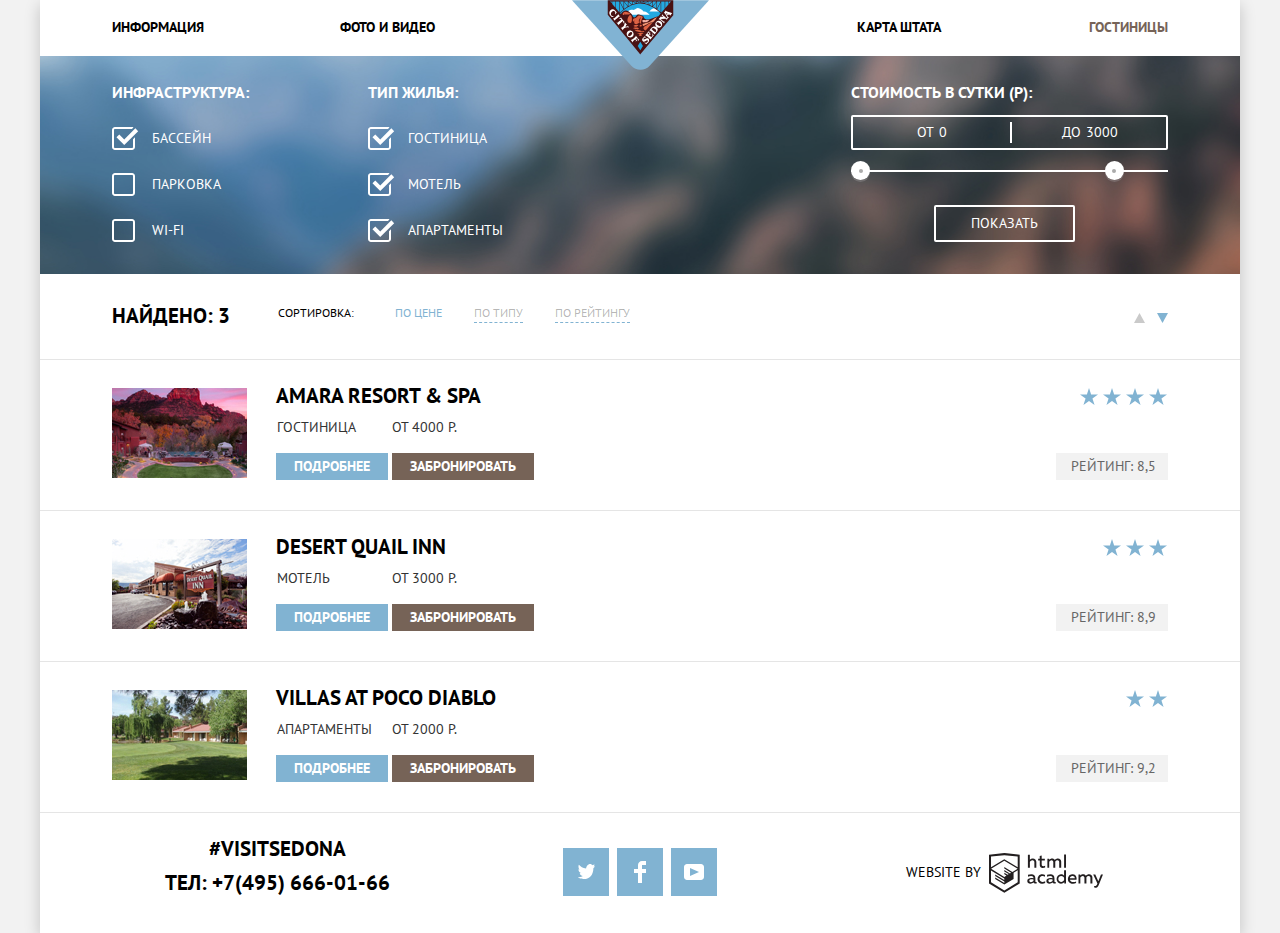
<file: hotels.html>
<!DOCTYPE html>
<html class="page" lang="ru">
<head>
  <meta charset="utf-8">
  <title>HTML Academy: Седона</title>
  <link rel="stylesheet" href="css/normalize.css">
  <link rel="stylesheet" href="css/style.css">
</head>
<body>
  <div class="container">
    <header class="header-site">
      <a class="logo-header" href="index.html">
        <img src="img/logo.svg" width="137" height="70" alt="Город «Седона»">
      </a>
      <nav class="container-body">
        <ul class="menu-main">
          <li class="menu-main__item"><a class="menu-main__link" href="blank.html">Информация</a></li>
          <li class="menu-main__item"><a class="menu-main__link" href="blank.html">Фото и видео</a></li>
          <li class="menu-main__item"><a class="menu-main__link" href="blank.html">Карта штата</a></li>
          <li class="menu-main__item"><a class="menu-main__link menu-main__link-current">Гостиницы</a></li>
        </ul>
      </nav>
    </header>
    <main class="main-container">
      <section class="container-body section-filter">
        <h2 class="visually-hidden">Подбор недвижимости по параметрам:</h2>
        <form class="section-filter__form" action="https://echo.htmlacademy.ru/" method="GET">
          <div class="section-filter__col">
            <fieldset>
              <legend class="section-filter__title">Инфраструктура:</legend>
              <ul class="filter-list section-filter__body">
                <li class="filter-list__item">
                  <input class="visually-hidden input-checkbox" type="checkbox" name="structure" value="pool" id="pool" checked>
                  <label class="filter-list__label" for="pool">Бассейн</label>
                </li>
                <li class="filter-list__item">
                  <input class="visually-hidden input-checkbox" type="checkbox" name="structure" value="parking" id="parking">
                  <label class="filter-list__label" for="parking">Парковка</label>
                </li>
                <li class="filter-list__item">
                  <input class="visually-hidden input-checkbox" type="checkbox" name="structure" value="wifi" id="wifi">
                  <label class="filter-list__label" for="wifi">Wi-Fi</label>
                </li>
              </ul>
            </fieldset>
          </div>
          <div class="section-filter__col">
            <fieldset>
              <legend class="section-filter__title">Тип жилья:</legend>
              <ul class="filter-list section-filter__body">
                <li class="filter-list__item">
                  <input class="visually-hidden input-checkbox" type="checkbox" name="type" value="hotel" id="hotel" checked>
                  <label class="filter-list__label" for="hotel">Гостиница</label>
                </li>
                <li class="filter-list__item">
                  <input class="visually-hidden input-checkbox" type="checkbox" name="type" value="motel" id="motel" checked>
                  <label class="filter-list__label" for="motel">Мотель</label>
                </li>
                <li class="filter-list__item">
                  <input class="visually-hidden input-checkbox" type="checkbox" name="type" value="apartments" id="apartments" checked>
                  <label class="filter-list__label" for="apartments">Апартаменты</label>
                </li>
              </ul>
            </fieldset>
          </div>
          <div class="section-filter__col">
            <fieldset>
              <legend class="section-filter__title">Стоимость в сутки (Р):</legend>
              <div class="range section-filter__body">
                <div class="price-fields">
                  <div class="price-fields__wrap">
                    <div class="price-fields__wrap-item">
                      <label class="price-fields__item" for="min-price">от</label>
                    </div>
                    <div class="price-fields__wrap-item">
                      <input class="price-fields__item-input" id="min-price" type="text" name="min_price" value="0" placeholder="0">
                    </div>
                  </div>
                  <div class="price-fields__wrap">
                    <div class="price-fields__wrap-item">
                      <label class="price-fields__item" for="max-price">До</label>
                    </div>
                    <div class="price-fields__wrap-item">
                      <input class="price-fields__item-input" id="max-price" type="text" name="max_price" value="3000" placeholder="3000">
                    </div>
                  </div>
                </div>
                <div class="range-line">
                  <span class="range-line__current"></span>
                  <span class="range-line__toggle range-line__toggle-min" style="left: 0%;" tabindex="0">
                    <span class="visually-hidden">Изменить минимальную цену</span>
                  </span>
                  <span class="range-line__toggle range-line__toggle-max" style="right: 14%;" tabindex="0">
                    <span class="visually-hidden">Изменить максимальную цену</span>
                  </span>
                </div>
              </div>
            </fieldset>
            <button type="submit" class="section-filter__button">Показать</button>
          </div>
        </form>
      </section>
      <section class="container-body container-header">
        <h1 class="page-title page-title-left">Найдено: 3</h1>
        <ul class="page-sortby">
          <li class="page-sortby__item page-sortby__name">Сортировка:</li>
          <li class="page-sortby__item"><a class="page-sortby__link page-sortby__link-current">По цене</a></li>
          <li class="page-sortby__item"><a class="page-sortby__link" href="#">По типу</a></li>
          <li class="page-sortby__item"><a class="page-sortby__link" href="#">По рейтингу</a></li>
        </ul>
        <div class="page-orderby">
          <a class="page-orderby__item" href="#">
            <span class="visually-hidden">От меньшего к большему</span>
            <svg width="11" height="10" viewBox="0 0 11 10" fill="none" xmlns="http://www.w3.org/2000/svg">
              <path d="M5.5 0L0 10H11L5.5 0Z" fill="#CACACA"/>
            </svg>
          </a>
          <a class="page-orderby__item page-orderby__item-current" href="#">
            <span class="visually-hidden">От большего к меньшему</span>
            <svg class="page-orderby__icon-desc" width="11" height="10" viewBox="0 0 11 10" fill="none" xmlns="http://www.w3.org/2000/svg">
              <path d="M5.5 0L0 10H11L5.5 0Z" fill="#CACACA"/>
            </svg>
          </a>
        </div>
      </section>
      <article class="container-body hostel-item">
        <div class="hostel-item__image">
          <img class="hostel-item__image-item" src="img/image-hotel-amara.jpg" width="135" height="90" alt="Отель - Amara Resort & Spa">
        </div>
        <div class="hostel-item__info">
          <h2 class="hostel-title"><a class="hostel-title__link" href="blank.html">Amara Resort & Spa</a></h2>
          <ul class="additionally">
            <li class="additionally__name">Гостиница</li>
            <li class="additionally__value">От 4000 Р.</li>
          </ul>
          <div class="buttons-list">
            <a class="button" href="blank.html">Подробнее</a>
            <a class="button-brown" href="#">Забронировать</a>
          </div>
        </div>
        <div class="hostel-rating">
          <div class="hostel-stars">
            <span class="hostel-stars__item">
              <span class="visually-hidden">1 звезда</span>
            </span>
            <span class="hostel-stars__item">
              <span class="visually-hidden">2 звезды</span>
            </span>
            <span class="hostel-stars__item">
              <span class="visually-hidden">3  звезды</span>
            </span>
            <span class="hostel-stars__item">
              <span class="visually-hidden">4 звезды</span>
            </span>
          </div>
          <div class="hostel-rating__result">Рейтинг: 8,5</div>
        </div>
      </article>
      <article class="container-body hostel-item">
        <div class="hostel-item__image">
          <img class="hostel-item__image-item" src="img/image-hotel-desert.jpg" width="135" height="90" alt="Мотель - Desert Quail Inn">
        </div>
        <div class="hostel-item__info">
          <h2 class="hostel-title"><a class="hostel-title__link" href="blank.html">Desert Quail Inn</a></h2>
          <ul class="additionally">
            <li class="additionally__name">Мотель</li>
            <li class="additionally__value">От 3000 Р.</li>
          </ul>
          <div class="buttons-list">
            <a class="button" href="blank.html">Подробнее</a>
            <a class="button-brown" href="#">Забронировать</a>
          </div>
        </div>
        <div class="hostel-rating">
          <div class="hostel-stars">
            <span class="hostel-stars__item">
              <span class="visually-hidden">1 звезда</span>
            </span>
            <span class="hostel-stars__item">
              <span class="visually-hidden">2 звезды</span>
            </span>
            <span class="hostel-stars__item">
              <span class="visually-hidden">3 звезды</span>
            </span>
          </div>
          <div class="hostel-rating__result">Рейтинг: 8,9</div>
        </div>
      </article>
      <article class="container-body hostel-item">
        <div class="hostel-item__image">
          <img class="hostel-item__image-item" src="img/image-hotel-villas.jpg" width="135" height="90" alt="Апартаменты - Villas at Poco Diablo">
        </div>
        <div class="hostel-item__info">
          <h2 class="hostel-title"><a class="hostel-title__link" href="blank.html">Villas at Poco Diablo</a></h2>
          <ul class="additionally">
            <li class="additionally__name">Апартаменты</li>
            <li class="additionally__value">От 2000 Р.</li>
          </ul>
          <div class="buttons-list">
            <a class="button" href="blank.html">Подробнее</a>
            <a class="button-brown" href="#">Забронировать</a>
          </div>
        </div>
        <div class="hostel-rating">
          <div class="hostel-stars">
            <span class="hostel-stars__item">
              <span class="visually-hidden">1 звезда</span>
            </span>
            <span class="hostel-stars__item">
              <span class="visually-hidden">2 звезды</span>
            </span>
          </div>
          <div class="hostel-rating__result">Рейтинг: 9,2</div>
        </div>
      </article>
    </main>
    <footer class="footer-site">
      <div class="footer-contact">
        <div class="footer-contact__tag">#visitSEDONA</div>
        <div class="footer-contact__item">
          Тел:
          <a href="tel:+74956660166" class="footer-contact__tel">+7(495) 666-01-66</a>
        </div>
      </div>
      <ul class="site-socials">
        <li class="site-socials__item">
          <a class="site-socials__link icon-twitter" href="https://twitter.com/?lang=ru" target="_blank">
            <span class="visually-hidden">Twitter</span>
          </a>
        </li>
        <li class="site-socials__item">
          <a class="site-socials__link icon-facebook" href="https://www.facebook.com/" target="_blank">
            <span class="visually-hidden">FaceBook</span>
          </a>
        </li>
        <li class="site-socials__item">
          <a class="site-socials__link icon-youtube" href="https://www.youtube.com/?hl=ru" target="_blank">
            <span class="visually-hidden">YouTube</span>
          </a>
        </li>
      </ul>
      <div class="site-create">
        <span class="site-create__name">Website by</span>
        <a class="site-create__link" href="https://htmlacademy.ru/intensive/htmlcss">
          <span class="visually-hidden">HTML и CSS. Профессиональная вёрстка сайтов</span>
          <svg width="115" height="41" viewBox="0 0 115 41" fill="none" xmlns="http://www.w3.org/2000/svg">
            <path fill-rule="evenodd" clip-rule="evenodd" d="M15.5197 1.05737H15.3509L0 2.71895V31.4945L15.3509 40.8382L30.7018 31.4945V2.71895L15.5197 1.05737ZM77.0183 2.62185H75.0876V15.7311H77.0183V2.62185ZM40.8619 2.63264V7.76843C41.6131 6.9864 42.6386 6.5436 43.7105 6.53843C44.6823 6.47908 45.6329 6.84495 46.3253 7.54479C47.0177 8.24462 47.3866 9.21244 47.3399 10.2068V15.7634H45.367V10.4658C45.4231 9.94897 45.2754 9.43059 44.9566 9.02553C44.6377 8.62047 44.174 8.36218 43.6683 8.3079H43.3518C42.3456 8.36979 41.4321 8.9295 40.9041 9.80764V15.7634H38.8995V2.63264H40.8619ZM77.0183 31.4837H75.2775V30.0595C74.4828 31.1353 73.23 31.7538 71.9119 31.7211C69.4751 31.5528 67.5825 29.4822 67.5825 26.9845C67.5825 24.4867 69.4751 22.4162 71.9119 22.2479C73.1195 22.2052 74.2818 22.7203 75.0771 23.6505V18.3205H77.0183V31.4837ZM47.0656 30.0595C47.263 30.0515 47.4583 30.0152 47.6459 29.9516V31.3866C47.2482 31.5404 46.826 31.6172 46.4009 31.6132C45.6482 31.6769 44.9394 31.2429 44.639 30.5342C43.7036 31.31 42.5302 31.7227 41.3261 31.6995C39.733 31.6995 38.256 30.804 38.256 28.9482C38.256 26.65 40.3661 25.9379 42.1702 25.9379C42.9402 25.9505 43.707 26.0408 44.4596 26.2076V25.884C44.4596 24.805 43.6578 23.9742 42.1491 23.9742C41.0585 23.9764 39.9804 24.2116 38.9839 24.6647V22.8305C40.0678 22.451 41.204 22.2506 42.3495 22.2371C44.8394 22.2371 46.3693 23.4455 46.3693 26.1753V29.4121C46.3546 29.5668 46.401 29.721 46.4981 29.8406C46.5951 29.9601 46.7349 30.035 46.8862 30.0487H47.0656V30.0595ZM40.2711 28.8403C40.298 29.229 40.4761 29.5905 40.7655 29.844C41.055 30.0974 41.4317 30.2217 41.8115 30.189H41.9275C42.8819 30.1906 43.7973 29.8022 44.4702 29.11V27.5779C43.842 27.4414 43.2026 27.3655 42.5605 27.3513C41.5055 27.3513 40.2817 27.7074 40.2817 28.8403H40.2711ZM56.0229 22.9384C55.1962 22.4632 54.2596 22.2246 53.3115 22.2479H52.9422C51.7332 22.2873 50.5891 22.8166 49.7619 23.7192C48.9347 24.6218 48.4923 25.8236 48.5321 27.06V27.5024C48.6957 30.0004 50.805 31.8921 53.2482 31.7318C54.2519 31.7555 55.2477 31.5452 56.1601 31.1168V29.2718C55.3769 29.7215 54.4945 29.9591 53.5963 29.9624C52.5199 30.0288 51.4963 29.4793 50.9385 28.5356C50.3806 27.5918 50.3806 26.4095 50.9385 25.4658C51.4963 24.522 52.5199 23.9725 53.5963 24.039C54.461 24.0357 55.3066 24.2989 56.0229 24.7942V22.9384ZM66.1514 30.0595C66.3488 30.0515 66.5441 30.0152 66.7317 29.9516V31.3866C66.334 31.5404 65.9118 31.6172 65.4867 31.6132C64.734 31.6769 64.0252 31.2429 63.7248 30.5342C62.7894 31.31 61.616 31.7227 60.4119 31.6995C58.8188 31.6995 57.3417 30.804 57.3417 28.9482C57.3417 26.65 59.4518 25.9379 61.256 25.9379C62.0259 25.9505 62.7928 26.0408 63.5454 26.2076V25.884C63.5454 24.805 62.7436 23.9742 61.2349 23.9742C60.1443 23.9764 59.0662 24.2116 58.0697 24.6647V22.8305C59.1536 22.451 60.2897 22.2506 61.4353 22.2371C63.9252 22.2371 65.455 23.4455 65.455 26.1753V29.4121C65.4404 29.5668 65.4868 29.721 65.5838 29.8406C65.6809 29.9601 65.8207 30.035 65.972 30.0487H66.1514V30.0595ZM59.855 29.8481C59.5632 29.5943 59.3837 29.2311 59.3569 28.8403H59.378C59.378 27.7074 60.5385 27.3513 61.6569 27.3513C62.299 27.3655 62.9383 27.4414 63.5665 27.5779V29.11C62.8937 29.8022 61.9782 30.1906 61.0239 30.189H60.9078C60.5263 30.2247 60.1469 30.1019 59.855 29.8481ZM69.3271 26.9305C69.3271 25.2859 70.6308 23.9526 72.239 23.9526L72.2601 24.0066C73.4742 24.0066 74.5742 24.7382 75.0665 25.8732V28.0311C74.5856 29.1871 73.4673 29.9296 72.239 29.9084C70.6308 29.9084 69.3271 28.5752 69.3271 26.9305ZM83.3486 22.2479C86.8408 22.2479 88.0541 25.1395 87.4844 27.7397H80.922C81.1436 29.3582 82.6839 30.0163 84.2876 30.0163C85.2509 30.0196 86.2027 29.8021 87.0729 29.3797V31.1061C86.0736 31.5421 84.9939 31.7519 83.9078 31.7211C81.2385 31.7211 78.8963 30.189 78.8963 26.9521C78.8362 25.7502 79.2482 24.5736 80.0408 23.6841C80.8334 22.7945 81.9408 22.2658 83.1165 22.2155H83.3486V22.2479ZM80.8693 26.1753C80.9704 24.8237 82.1216 23.8104 83.4436 23.9095H83.4858C84.1064 23.8531 84.7196 24.08 85.1612 24.5295C85.6028 24.979 85.8275 25.6051 85.7752 26.24H80.8693V26.1753ZM89.489 31.4621V22.4961H91.2298V23.575C91.9777 22.7197 93.041 22.2229 94.1628 22.2047C95.2951 22.1328 96.3712 22.7163 96.9482 23.7153C97.7407 22.8335 98.8477 22.3161 100.018 22.2803C100.952 22.2327 101.859 22.6011 102.507 23.2901C103.154 23.9792 103.478 24.9213 103.394 25.8732V31.4837H101.39V25.9271C101.437 25.4734 101.306 25.0191 101.024 24.6647C100.743 24.3104 100.336 24.0852 99.8917 24.039H99.6174C98.7512 24.0941 97.9525 24.536 97.4335 25.2474V31.4837H95.4289V25.9271C95.4728 25.47 95.3357 25.0139 95.0481 24.6611C94.7606 24.3082 94.3467 24.088 93.8991 24.0497H93.6881C92.7466 24.1344 91.8915 24.6449 91.3564 25.4416V31.5161H89.5312L89.489 31.4621ZM113.977 22.4745H111.972L109.324 29.2718L106.306 22.4853H104.196L108.417 31.5484L108.237 32.0016C107.72 33.3611 107.003 34.0516 106.053 34.0516C105.75 34.0548 105.447 34.0112 105.156 33.9221V35.6161C105.536 35.7125 105.926 35.7632 106.317 35.7671C107.646 35.7671 108.902 35.0226 109.851 32.6813L113.977 22.4745ZM52.689 6.78658V3.54974L50.7266 4.01369V6.73264H49.144V8.49132H50.7899V12.9905C50.7231 13.817 51.0244 14.6301 51.61 15.2038C52.1955 15.7775 53.0028 16.0505 53.8073 15.9468C54.5996 15.9535 55.3875 15.8259 56.139 15.5692V13.8429C55.5727 14.0781 54.9672 14.199 54.356 14.199C53.2165 14.199 52.689 13.8105 52.689 12.6237V8.5129H55.8541V6.78658H52.689ZM58.3862 15.7526V6.75421H60.1376V7.83316C60.8811 6.97655 61.9403 6.476 63.0601 6.45211C64.1624 6.38099 65.2146 6.93142 65.8032 7.88711C66.5958 7.00534 67.7028 6.48794 68.8734 6.45211C69.8138 6.41462 70.7233 6.79859 71.364 7.50353C72.0046 8.20846 72.3126 9.16418 72.2073 10.1205V15.7418H70.2028V10.1853C70.2499 9.73151 70.1184 9.27721 69.8373 8.92287C69.5561 8.56853 69.1485 8.34334 68.7046 8.29711H68.4619C67.5957 8.35228 66.797 8.7942 66.278 9.50553V15.7418H64.2734V10.1853C64.3206 9.73151 64.1891 9.27721 63.9079 8.92287C63.6268 8.56853 63.2191 8.34334 62.7752 8.29711H62.5326C61.5911 8.38181 60.736 8.89229 60.2009 9.68895V15.7634H58.3862V15.7526ZM28.6972 30.3033L28.7078 30.2968L28.6972 30.3184V30.3033ZM28.6972 18.3205V30.3033L15.3509 38.4321L2.00459 30.3184V18.5147L15.2876 26.6068V28.0311L6.18257 22.5284V23.9418L15.3404 29.5632V31.0629L6.19312 25.4955V26.9521L15.3509 32.5734L24.5826 26.9197V20.8129L28.6972 18.3205ZM28.7078 16.7776L25.0362 18.9355L23.3482 20.0145L15.3087 15.0837V16.4971L22.156 20.7266L22.0083 20.8237L20.9532 21.4063L15.2876 17.9537V19.3995L19.761 22.1184L18.706 22.8413L15.3298 20.7913V22.2047L17.5454 23.5426L15.2982 24.9021L2.11009 16.864L15.3087 8.72869L28.7078 16.7776ZM15.2876 7.27211L28.7078 15.3534V4.56395L15.3615 3.12895L2.01514 4.56395V15.3534L15.2876 7.27211Z" fill="#231F20"/>
          </svg>
        </a>
      </div>
    </footer>
  </div>
</body>
</html>
</file>
<file: css/style.css>
@import url("https://fonts.googleapis.com/css2?family=PT+Sans:ital,wght@0,400;0,700;1,400;1,700&display=swap");
:root {
  --color-f2f2f2: #F2F2F2;
  --color-fff: #FFF;
  --color-fff-shadow: rgba(0, 1, 1, .2);
  --color-000: #000;
  --color-81b3d2: #81B3D2;
  --color-000-opacity: rgba(0, 0, 0, .3);
  --color-766357: #766357;
  --color-333: #333;
  --color-eee: #EEE;
  --color-604E43:#604E43;
  --color-503e33:#503E33;
  --color-fff-opacity03:rgba(255, 255, 255, .3);
  --color-000-opacity015:rgba(0, 1, 1, .15);
  --color-fff-opacity09: rgba(255, 255, 255, .9);
  --color-669ec0:#669EC0;
  --color-5496bd:#5496BD;
  --color-e5e5e5:#E5E5E5;
  --color-666:#666;
  --color-cacaca:#cacaca;
  --color-bdbbbc:#BDBBBC;
  --color-ababab:#ababab;
  --color-a9a9a9:#a9a9a9;
  --color-red:red;
  --color-ebebeb:#EBEBEB;
  --color-ab-opacity03:rgba(171,171,171,.3);
}
.visually-hidden {
  position: absolute;
  width: 1px;
  height: 1px;
  margin: -1px;
  border: 0;
  padding: 0;
  white-space: nowrap;
  -webkit-clip-path: inset(100%);
  clip-path: inset(100%);
  clip: rect(0 0 0 0);
  overflow: hidden;
}
body {
  font-family: "PT Sans", Arial, sans-serif;
  background: var(--color-f2f2f2);
  padding: 0 20px;
  min-width: 1200px;
  height: 100%;
}
img { 
  max-width: 100%;
}
a {
  text-decoration: none;
  height: auto;
}
.page {
  height: 100%;
}
.container {
  background: var(--color-fff);
  -webkit-box-shadow: 0px 5px 15px var(--color-fff-shadow);
  box-shadow: 0px 5px 15px var(--color-fff-shadow);
  max-width: 1200px;
  margin: 0 auto;
  position: relative;
  min-height: 100%;
  display: -ms-grid;
  display: grid;
  -ms-grid-rows: -webkit-min-content 1fr -webkit-min-content;
  -ms-grid-rows: min-content 1fr min-content;
  grid-template-rows: -webkit-min-content 1fr -webkit-min-content;
  grid-template-rows: min-content 1fr min-content;
}
.header-site {
  position: relative;
  z-index: 1;
}
.logo-header {
  position: absolute;
  left: 0;
  right: 0;
  margin: auto;
  top: 0;
  max-width: 137px;
}
.menu-main {
  list-style: none;
  margin: 0;
  padding: 0;
  display: -ms-grid;
  display: grid;
  -ms-grid-columns: 1fr 1fr auto 1fr 1fr;
  grid-template-columns: 1fr 1fr auto 1fr 1fr;
}
.container-body{
  padding-right:72px;
  padding-left:72px;
}
.menu-main__item {
  text-align: center;
  padding-top: 14px;
  padding-bottom: 16px;
}
.menu-main__item:nth-child(1) {
  -ms-grid-column: 1;
  grid-column-start: 1;
  text-align: left;
}
.menu-main__item:nth-child(2) {
  -ms-grid-column: 2;
  grid-column-start: 2;
  padding-left: 34px;
  text-align: left;
}
.menu-main__item:nth-child(3) {
  -ms-grid-column: 4;
  grid-column-start: 4;
  padding-right: 34px;
  text-align: right;
}
.menu-main__item:nth-child(4) {
  -ms-grid-column: 5;
  grid-column-start: 5;
  text-align: right;
}
.menu-main:before {
  content: "";
  width: 282px;
  -ms-grid-column: 3;
  grid-column-start: 3;
}
.menu-main__link {
  color: var(--color-000);
  font-weight: 700;
  font-size: 14px;
  line-height: 26px;
  text-transform: uppercase;
}
.menu-main__link[href]:hover {
  color: var(--color-81b3d2);
}
.menu-main__link[href]:active,.menu-main__link[href]:focus {
  color: var(--color-000-opacity);
}
.menu-main__link-current{
  color: var(--color-766357);
}
.main-container {}
.background-image-home {
  background: var(--color-81b3d2) url(../img/header-background.jpg) no-repeat center top;
  min-height: 509px;
  display: -webkit-box;
  display: -ms-flexbox;
  display: flex;
  -webkit-box-orient: vertical;
  -webkit-box-direction: normal;
  -ms-flex-direction: column;
  flex-direction: column;
  -webkit-box-align: center;
  -ms-flex-align: center;
  align-items: center;
  -webkit-box-pack: center;
  -ms-flex-pack: center;
  justify-content: center;
  position: relative;
}
.background-image-home:before {
  content: "";
  position: absolute;
  left: 0;
  right: 0;
  bottom: 0;
  background: url(../img/header-background-mask.svg) no-repeat center top;
  height: 57px;
  background-size: cover;
}
.background-image-home_sedona {
  margin-top: 50px;
}
.section-information {
  padding-top: 42px;
  padding-bottom: 51px;
}
.page-title {
  font-weight: 700;
  font-size: 21px;
  line-height: 26px;
  text-align: center;
  text-transform: uppercase;
  color: var(--color-000);
  margin: 0;
}
.page-description,.advantage-description {
  font-size: 14px;
  line-height: 26px;
  text-align: center;
  text-transform: uppercase;
  color: var(--color-333);
}
.section-information__desc {
  margin-top: 43px;
}
.section-advantages {}
.advantages-list, .advantages-sub {
  padding: 0;
  margin: 0;
  list-style: none;
}
.advantages-list {
  counter-reset: numbers;
  display: -webkit-box;
  display: -ms-flexbox;
  display: flex;
  -ms-flex-wrap: wrap;
  flex-wrap: wrap;
}
.advantages-list__item {
  display: -webkit-box;
  display: -ms-flexbox;
  display: flex;
  -ms-flex-wrap: wrap;
  flex-wrap: wrap;
  width: 100%;
}
.row-reverse {
  -webkit-box-orient: horizontal;
  -webkit-box-direction: reverse;
  -ms-flex-direction: row-reverse;
  flex-direction: row-reverse;
}
.advantages-list__column {
  background: var(--color-eee);
  width:calc((100% - 60px) / 3);
  min-height: 235px;
  display: -webkit-box;
  display: -ms-flexbox;
  display: flex;
  -webkit-box-orient: vertical;
  -webkit-box-direction: normal;
  -ms-flex-direction: column;
  flex-direction: column;
  -webkit-box-pack: center;
  -ms-flex-pack: center;
  justify-content: center;
  -webkit-box-align: center;
  -ms-flex-align: center;
  align-items: center;
  padding: 10px;
}
.advantage-wrap {
  width: 31%;
  display: -webkit-box;
  display: -ms-flexbox;
  display: flex;
  -webkit-box-orient: vertical;
  -webkit-box-direction: normal;
  -ms-flex-direction: column;
  flex-direction: column;
  -webkit-box-pack: center;
  -ms-flex-pack: center;
  justify-content: center;
  padding: 14px;
}
.background-blue {
  background: var(--color-81b3d2);
}
.advantage-title {
  color: var(--color-000);
  font-weight: 700;
  font-size: 21px;
  line-height: 21px;
  text-align: center;
  text-transform: uppercase;
  margin-bottom: 25px;
  margin-top: 0;
}
.background-blue .advantage-title,.background-blue .advantage-description,.background-blue .advantage-number{
  color:var(--color-fff);
}
.advantage-number {
  font-size: 14px;
  line-height: 21px;
  margin-bottom: 25px;
  text-align: center;
}
.advantage-number:after {
  counter-increment: numbers;
  content: "— №"counter(numbers)" —";
}
.advantage-description {
  line-height: 21px;
  color: var(--color-333);
  margin: 0;
}
.advantage-image {
  width: calc(69% - 28px);
}
.advantage-image__item {
  width: 100%;
  height: 100%;
  -o-object-fit: cover;
  object-fit: cover;
  display: block;
}
.advantages-sub {
  display: -ms-grid;
  display: grid;
  -ms-grid-columns: 1fr 1fr 1fr;
  grid-template-columns: 1fr 1fr 1fr;
  width: 100%;
}
.advantages-sub__item {
  min-height: 290px;
  display: -webkit-box;
  display: -ms-flexbox;
  display: flex;
  -webkit-box-orient: vertical;
  -webkit-box-direction: normal;
  -ms-flex-direction: column;
  flex-direction: column;
  -webkit-box-pack: center;
  -ms-flex-pack: center;
  justify-content: center;
  -webkit-box-align: center;
  -ms-flex-align: center;
  align-items: center;
  padding: 10px;
  padding-bottom: 30px;
}
.advantages-icon-house:before {
  content: "";
  width: 75px;
  height: 72px;
  background: url(../img/icon-house.svg) no-repeat center center;
  margin-bottom: 25px;
}
.advantages-icon-food:before {
  content: "";
  width: 75px;
  height: 70px;
  background: url(../img/icon-food.svg) no-repeat center center;
  margin-bottom: 25px;
}
.advantages-icon-souvenir:before {
  content: "";
  width: 64px;
  height: 77px;
  background: url(../img/icon-souvenir.svg) no-repeat center center;
  margin-bottom: 25px;
}
.section-form {
  padding-top: 53px;
  max-width: 568px;
  margin: 0 auto;
}
.section-form__title {
  color: var(--color-000);
  font-weight: 700;
  font-size: 30px;
  line-height: 32px;
  text-align: center;
  text-transform: uppercase;
  margin-bottom: 28px;
  margin-top: 0;
}
.section-form__description {
  line-height: 24px;
  margin-bottom: 45px;
}
.search-button,.button-brown {
  color:var(--color-fff);
  background-color: var(--color-766357);
}
.search-button {
  display: -webkit-box;
  display: -ms-flexbox;
  display: flex;
  -webkit-box-pack: center;
  -ms-flex-pack: center;
  justify-content: center;
  min-height: 66px;
  padding: 10px;
  font-weight: 700;
  font-size: 21px;
  line-height: 26px;
  -webkit-box-align: center;
  -ms-flex-align: center;
  align-items: center;
  text-align: center;
  text-transform: uppercase;
  position: relative;
  z-index: 3;
}
.search-button:hover,.button-brown:hover {
  background-color: var(--color-604E43);
}
.search-button:active,.button-brown:active,.search-button:focus,.button-brown:focus {
  color:var(--color-fff-opacity03);
  background-color: var(--color-503e33);
}
.search-form {
  background-color: var(--color-fff);
  -webkit-box-shadow: 0px 5px 15px var(--color-000-opacity015);
  box-shadow: 0px 5px 15px var(--color-000-opacity015);
  padding: 55px;
  -webkit-transition: all .3s ease-in-out;
  -o-transition: all .3s ease-in-out;
  transition: all .3s ease-in-out;
}
.contacts-map {
  height: 594px;
  overflow: hidden;
}
.contacts-map img {
  display: block;
}
.container-index+.footer-site {
  position: absolute;
  left: 0;
  right: 0;
  bottom: 0;
  z-index: 5;
}
.footer-site {
  background-color: var(--color-fff-opacity09);
  color: var(--color-000);
  display: -webkit-box;
  display: -ms-flexbox;
  display: flex;
  -ms-flex-wrap: wrap;
  flex-wrap: wrap;
  -webkit-box-pack: justify;
  -ms-flex-pack: justify;
  justify-content: space-between;
  -webkit-box-align: center;
  -ms-flex-align: center;
  align-items: center;
  padding-left: 72px;
  padding-right: 72px;
  padding-top: 23px;
  padding-bottom: 37px;
}
.footer-contact {
  font-weight: 700;
  font-size: 21px;
  line-height: 26px;
  text-align: center;
  text-transform: uppercase;
  min-width: 330px;
}
.footer-contact__item {
  margin-top: 8px;
}
.footer-contact__tel{
  color: var(--color-000);
}
.site-socials {
  display: -webkit-box;
  display: -ms-flexbox;
  display: flex;
  -ms-flex-wrap: wrap;
  flex-wrap: wrap;
  padding: 0;
  margin: 0;
  list-style: none;
  margin-top: 11px;
  -webkit-box-pack: center;
  -ms-flex-pack: center;
  justify-content: center;
}
.site-socials__link,.button,.button-blue{
  background-color: var(--color-81b3d2);
  color:var(--color-fff);
}
.site-socials__item {
  margin: 0 4px;
}
.site-socials__link {
  position: relative;
  display: block;
  width: 46px;
  height: 48px;
}
.site-socials__link:before {
  content: "";
  position: absolute;
  left: 0;
  top: 0;
  width: 100%;
  height: 100%;
  background-repeat: no-repeat;
  background-position: center center;
}
.icon-twitter:before{
  background-image: url(../img/icon-twitter.svg);
}
.icon-facebook:before{
  background-image: url(../img/icon-facebook.svg);
}
.icon-youtube:before{
  background-image: url(../img/icon-youtube.svg);
}
.site-socials__link:hover,.button:hover,.button-blue:hover{
  background: var(--color-669ec0);
}
.button:focus,.site-socials__link:focus,.button:focus,.button-blue:focus{
  background: var(--color-5496bd);
  color: var(--color-fff-opacity03);
}
.site-socials__link:focus:before{
  opacity: .3;
}
.site-create {
  font-size: 14px;
  line-height: 26px;
  text-transform: uppercase;
  text-align: center;
  min-width: 330px;
  margin-top: 12px;
}
.site-create__name {
  padding-left: 3px;
}
.site-create__link,.site-create__name {
  display: inline-block;
  vertical-align: middle;
}
.site-create__link {
  height: 41px;
  overflow: hidden;
  margin-left: 4px;
}
.site-create__link:hover path {
  fill: var(--color-81b3d2);
}
.site-create__link:focus path,.site-create__link:active path {
  fill: var(--color-bdbbbc);
}
/*hostels*/
.section-filter {
  background: var(--color-81b3d2) url(../img/header-background-cat.jpg) no-repeat center center;
  background-size: cover;
  padding-top: 26px;
  padding-bottom: 32px;
}
.section-filter__form {
  display: -webkit-box;
  display: -ms-flexbox;
  display: flex;
  -ms-flex-wrap: wrap;
  flex-wrap: wrap;
}
.section-filter__col {
  text-transform: uppercase;
  margin-right: 119px;
}
.section-filter__col:last-child {
  margin-left: auto;
  max-width: 317px;
  margin-right: 0;
}
.section-filter__title {
  font-weight: 700;
  font-size: 16px;
  line-height: 21px;
  text-transform: uppercase;
  color: var(--color-fff);
}
.filter-list {
  list-style: none;
  margin: 0;
  padding: 0;
}
.filter-list__label {
  color: var(--color-fff);
  font-size: 14px;
  line-height: 23px;
  padding-left: 40px;
  padding-top: 2px;
  padding-bottom: 2px;
  cursor: pointer;
  position: relative;
}
.filter-list__item {
  margin-bottom: 23px;
}
.filter-list__item:last-child {
  margin-bottom: 0;
}
.section-filter__body {
  margin-top: 24px;
}
.section-filter__form fieldset {
  padding: 0;
  margin: 0;
  border: 0;
}
.filter-list__label:before,.filter-list__label:after {
  content: "";
  position: absolute;
  left: 0;
  top: 0;
  height: 23px;
  background-repeat: no-repeat;
  background-position: left top;
}
.filter-list__label:before {
  width: 23px;
  background-image: url(../img/checkbox-off.svg);
}
.filter-list__label:after {
  background-image: url(../img/checkbox-on.svg);
  width: 27px;
  opacity: 0;
}
.input-checkbox:checked+label:before {
  opacity: 0;
}
.input-checkbox:checked+label:after {
  opacity: 1;
}
.input-checkbox:focus+label{
  outline: -webkit-focus-ring-color auto 1px;
}
.input-checkbox:disabled+label:after {
  background-image: url(../img/checkbox-on-disabled.svg);
}
.input-checkbox:disabled+label:before {
  background-image: url(../img/checkbox-off-disabled.svg);
}
.price-fields {
  display: -webkit-box;
  display: -ms-flexbox;
  display: flex;
  -ms-flex-wrap: wrap;
  flex-wrap: wrap;
  border: 2px solid var(--color-fff);
  border-radius: 2px;
  padding: 5px 0;
  font-size: 14px;
  line-height: 21px;
}
.price-fields__wrap {
  width: 50%;
  display: -webkit-box;
  display: -ms-flexbox;
  display: flex;
  -ms-flex-wrap: wrap;
  flex-wrap: wrap;
  -webkit-box-pack: justify;
  -ms-flex-pack: justify;
  justify-content: space-between;
}
.price-fields__wrap:last-child {
  width: calc(44% - 2px);
  border-left: 2px solid var(--color-fff);
}
.price-fields__wrap-item {
  width: 45%;
}
.price-fields__wrap-item:first-child {
  text-align: right;
  width: 55%;
}
.price-fields__item {
  color: var(--color-fff);
  padding: 0 5px;
}
.price-fields__item-input {
  display: block;
  background-color: transparent;
  border: 0;
  padding: 0;
  color: var(--color-fff);
  font-size: 14px;
  line-height: 21px;
  padding-right: 5px;
  -webkit-box-sizing: border-box;
  box-sizing: border-box;
  width: 100%;
}
.section-filter__title+.range {
  margin-top: 12px;
}
.range-line {
  height: 2px;
  position: relative;
  margin: 20px 0;
}
.section-filter__button {
  font-size: 14px;
  line-height: 21px;
  text-transform: uppercase;
  border: 2px solid var(--color-fff);
  border-radius: 2px;
  background-color: transparent;
  padding: 6px 35px;
  color: var(--color-fff);
  display: block;
  margin: auto;
  margin-top: 13px;
  margin-left: 83px;
  cursor: pointer;
}
.section-filter__button:hover,.section-filter__button:focus {
  background-color: var(--color-fff);
  color: var(--color-000);
}
.range-line__current {
  position: absolute;
  left: 0;
  top: 0;
  bottom: 0;
  width: 100%;
  background: var(--color-fff);
  z-index: 2;
}
.range-line:before {
  content: "";
  background: var(--color-fff);
  opacity: .3;
  z-index: 1;
  position: absolute;
  left: 0;
  top: 0;
  bottom: 0;
  width: 100%;
}
.range-line__toggle {
  width: 19px;
  height: 19px;
  position: absolute;
  top: -9px;
  background-color: var(--color-fff);
  -webkit-box-shadow: 0 2px 0 var(--color-ab-opacity03);
  box-shadow: 0 2px 0 var(--color-ab-opacity03);
  border-radius: 50%;
  cursor: pointer;
}
.range-line__toggle:hover{
  width: 23px;
  height: 22px;
  top: -10px;
}
.range-line__toggle:before {
  content: "";
  position: absolute;
  left: 0;
  right: 0;
  top: 0;
  bottom: 0;
  margin: auto;
  background: var(--color-ababab);
  width: 4px;
  height: 4px;
  border-radius: 50%;
  z-index: 3;
}
.range-line__toggle-min {
  left: 0;
}
.range-line__toggle-max {
  right: 0;
}
.container-header {
  border-bottom: 1px solid var(--color-e5e5e5);
  padding-top: 29px;
  padding-bottom: 30px;
  display: -ms-grid;
  display: grid;
  -ms-grid-columns: -webkit-max-content auto -webkit-max-content;
  -ms-grid-columns: max-content auto max-content;
  grid-template-columns: -webkit-max-content auto -webkit-max-content;
  grid-template-columns: max-content auto max-content;
}
.page-title-left{
  text-align: left;
}
.page-sortby {
  list-style: none;
  margin: 0;
  display: -webkit-box;
  display: -ms-flexbox;
  display: flex;
  -ms-flex-wrap: wrap;
  flex-wrap: wrap;
  padding:1px 48px 0;
}
.page-sortby__item {
  font-size: 12px;
  line-height: 18px;
  text-transform: uppercase;
  color: var(--color-000);
  margin-right: 32px;
}
.page-sortby__name{
  margin-right: 41px;
}
.page-sortby__link {
  display: block;
  color: var(--color-000-opacity);
  border-bottom: 1px dashed var(--color-81b3d2);
}
.page-sortby__link-current {
  border: transparent;
  color: var(--color-81b3d2);
}
.page-sortby__link:hover {
  color: var(--color-81b3d2);
}
.page-sortby__link:active,.page-sortby__link:focus {
  border: transparent;
  color: var(--color-000);
}
.page-orderby {
  display: -webkit-box;
  display: -ms-flexbox;
  display: flex;
  -ms-flex-wrap: wrap;
  flex-wrap: wrap;
  -webkit-box-pack: justify;
  -ms-flex-pack: justify;
  justify-content: space-between;
  -webkit-box-align: center;
  -ms-flex-align: center;
  align-items: center;
  padding-top: 3px;
}
.page-orderby__item:nth-child(2n) {
  margin-left: 12px;
}
.page-orderby__item svg {
  display: block;
  width: 11px;
  height: 10px;
}
.page-orderby__item path {
  fill: var(--color-cacaca);
}
.page-orderby__item:hover path {
  fill: var(--color-000);
}
.page-orderby__item-current path,.page-orderby__item:focus path {
  fill: var(--color-81b3d2);
}
.page-orderby__icon-desc {
  -webkit-transform: rotate(180deg);
  -ms-transform: rotate(180deg);
  transform: rotate(180deg);
}
.hostel-item {
  border-bottom: 1px solid var(--color-e5e5e5);
  display: -ms-grid;
  display: grid;
  -ms-grid-columns: -webkit-max-content 29px auto 29px -webkit-max-content;
  -ms-grid-columns: max-content 29px auto 29px max-content;
  grid-template-columns: -webkit-max-content auto -webkit-max-content;
  grid-template-columns: max-content auto max-content;
  padding-top: 23px;
  padding-bottom: 27px;
  gap: 29px;
}
.hostel-item__image {
  width: 135px;
  height: 90px;
  overflow: hidden;
  margin: 5px 0;
}
.hostel-item__image-item {
  width: 100%;
  height: 100%;
  -o-object-fit: cover;
  object-fit: cover;
}
.hostel-title {
  font-weight: 700;
  font-size: 21px;
  line-height: 26px;
  text-transform: uppercase;
  margin: 0;
}
.hostel-title__link {
  color: var(--color-000);
}
.hostel-title__link:hover {
  color: var(--color-81b3d2);
}
.hostel-title__link:active,.hostel-title__link:focus {
  color: var(--color-000-opacity);
}
.additionally {
  font-size: 14px;
  line-height: 21px;
  text-transform: uppercase;
  color: var(--color-333);
  list-style: none;
  padding: 0;
  margin: 0;
  margin-top: 5px;
  display: -webkit-box;
  display: -ms-flexbox;
  display: flex;
  -ms-flex-wrap: wrap;
  flex-wrap: wrap;
  max-width: 235px;
  margin-left: -2px;
}
.additionally__name {
  width: calc(49% - 6px);
  padding: 3px;
}
.additionally__value {
  width: calc(51% - 6px);
  padding: 3px;
}
.buttons-list {
  margin-top: 12px;
}
.button, .button-brown {
  font-weight: 700;
  font-size: 14px;
  line-height: 21px;
  text-transform: uppercase;
  padding: 3px 18px;
  display: inline-block;
  vertical-align: middle;
}
.hostel-rating {
  display: -webkit-box;
  display: -ms-flexbox;
  display: flex;
  -ms-flex-wrap: wrap;
  flex-wrap: wrap;
  -webkit-box-orient: vertical;
  -webkit-box-direction: normal;
  -ms-flex-direction: column;
  flex-direction: column;
  -webkit-box-pack: justify;
  -ms-flex-pack: justify;
  justify-content: space-between;
  -webkit-box-align: end;
  -ms-flex-align: end;
  align-items: flex-end;
}
.hostel-stars {
  text-align: right;
}
.hostel-stars__item {
  display: inline-block;
  vertical-align: middle;
  width: 19px;
  height: 27px;
  background: url(../img/icon-star.svg) no-repeat center center;
}
.hostel-rating__result {
  background: var(--color-f2f2f2);
  font-size: 14px;
  line-height: 21px;
  text-transform: uppercase;
  color: var(--color-666);
  padding: 3px 12px;
  margin-bottom: 3px;
  width: 88px;
  text-align: right;
}
.form-relative {
  position: relative;
}
.form-relative__item {
  position: absolute;
  left: 0;
  right: 0;
  top: 86px;
  z-index: 2;
}
.search-hide-form {
  top: 0;
  height: 20px;
  padding: 0;
  overflow: hidden;
  -webkit-box-shadow: none;
  box-shadow: none;
}
.search-form__row,.search-form__col-counter {
  padding: 0;
  margin: 0;
  border: 0;
}
.search-form__col-counter {
  display: -webkit-box;
  display: -ms-flexbox;
  display: flex;
  -ms-flex-wrap: wrap;
  flex-wrap: wrap;
  -webkit-box-align: center;
  -ms-flex-align: center;
  align-items: center;
}
.search-form__row {
  display: -webkit-box;
  display: -ms-flexbox;
  display: flex;
  -ms-flex-wrap: wrap;
  flex-wrap: wrap;
  -webkit-box-align: center;
  -ms-flex-align: center;
  align-items: center;
  -ms-flex-line-pack: center;
  align-content: center;
  margin-bottom: 27px;
  -webkit-box-pack: justify;
  -ms-flex-pack: justify;
  justify-content: space-between;
}
.search-form__col:last-child {
  width: 75%;
  position: relative;
}
.search-form__col:first-child {
  width: 25%;
}
.search-form__label {
  font-weight: 700;
  font-size: 14px;
  line-height: 26px;
  color: var(--color-000);
  text-transform: uppercase;
  display: block;
}
.search-form__input {
  width: calc(100% - 50px);
  font-size: 14px;
  line-height: 26px;
  font-weight: 700;
  text-transform: uppercase;
  color: var(--color-000);
  background-color: var(--color-f2f2f2);
  padding: 5px 39px 5px 9px;
  border: 2px solid var(--color-f2f2f2);
}
.search-form__input:hover{
  background-color: var(--color-ebebeb);
  border-color: var(--color-ebebeb);
}
.search-form__input:focus,.search-form__input:active{
  background-color: var(--color-fff);
}
@-webkit-keyframes formTranslate {
  0% {
    -webkit-transform: translateX(-20px);
    transform: translateX(-20px);
  }
  100% {
    -webkit-transform: translateX(0);
    transform: translateX(0);
  }
}
@keyframes formTranslate {
  0% {
    -webkit-transform: translateX(-20px);
    transform: translateX(-20px);
  }
  100% {
    -webkit-transform: translateX(0);
    transform: translateX(0);
  }
}
.error-form{
  -webkit-animation: formTranslate 0.2s;
  animation: formTranslate 0.2s;
}
.calendar {
  position: absolute;
  cursor: pointer;
  right: 0;
  top: 1px;
  padding: 6px 0;
  width: 36px;
  text-align: center;
}
.calendar path {
  fill: var(--color-a9a9a9);
}
.calendar:hover path {
  fill: var(--color-000);
}
.calendar:focus path,.calendar:active path {
  fill: var(--color-81b3d2);
}
.search-form__col-counter:nth-child(1) .search-form__label {
  width: 114px;
}
.counters-input {
  width: 114px;
  text-align: center;
  margin-top: 1px;
  display: -webkit-box;
  display: -ms-flexbox;
  display: flex;
  -ms-flex-wrap: wrap;
  flex-wrap: wrap;
  -webkit-box-pack: justify;
  -ms-flex-pack: justify;
  justify-content: space-between;
  background-color: var(--color-f2f2f2);
}
.counters-input__item {
  text-align: center;
  padding: 5px;
  width: calc(32% - 12px);
  color: var(--color-000);
  background-color: var(--color-f2f2f2);
  border: 0;
  font-size: 14px;
  line-height: 26px;
  font-weight: 700;
}
.counters-input__toggle {
  width: 38px;
  height: 38px;
  border: 0;
  cursor: pointer;
  background-color: var(--color-f2f2f2);
  text-align: center;
  display: -webkit-box;
  display: -ms-flexbox;
  display: flex;
  -webkit-box-orient: vertical;
  -webkit-box-direction: normal;
  -ms-flex-direction: column;
  flex-direction: column;
  -webkit-box-align: center;
  -ms-flex-align: center;
  align-items: center;
  -webkit-box-pack: center;
  -ms-flex-pack: center;
  justify-content: center;
}
.counters-input__toggle:hover rect,.counters-input__toggle:hover path{
  fill: var(--color-000);
}
.counters-input__toggle:focus rect,.counters-input__toggle:focus path{
  fill: var(--color-81b3d2);
}
.search-form__col-counter:nth-child(2) .search-form__label {
  padding-right: 30px;
}
.button-blue {
  display: block;
  width: 100%;
  border: 0;
  text-transform: uppercase;
  font-weight: 700;
  font-size: 21px;
  line-height: 26px;
  padding: 16px;
  cursor: pointer;
}
.search-form__button {
  margin-top: 55px;
}
</file>
